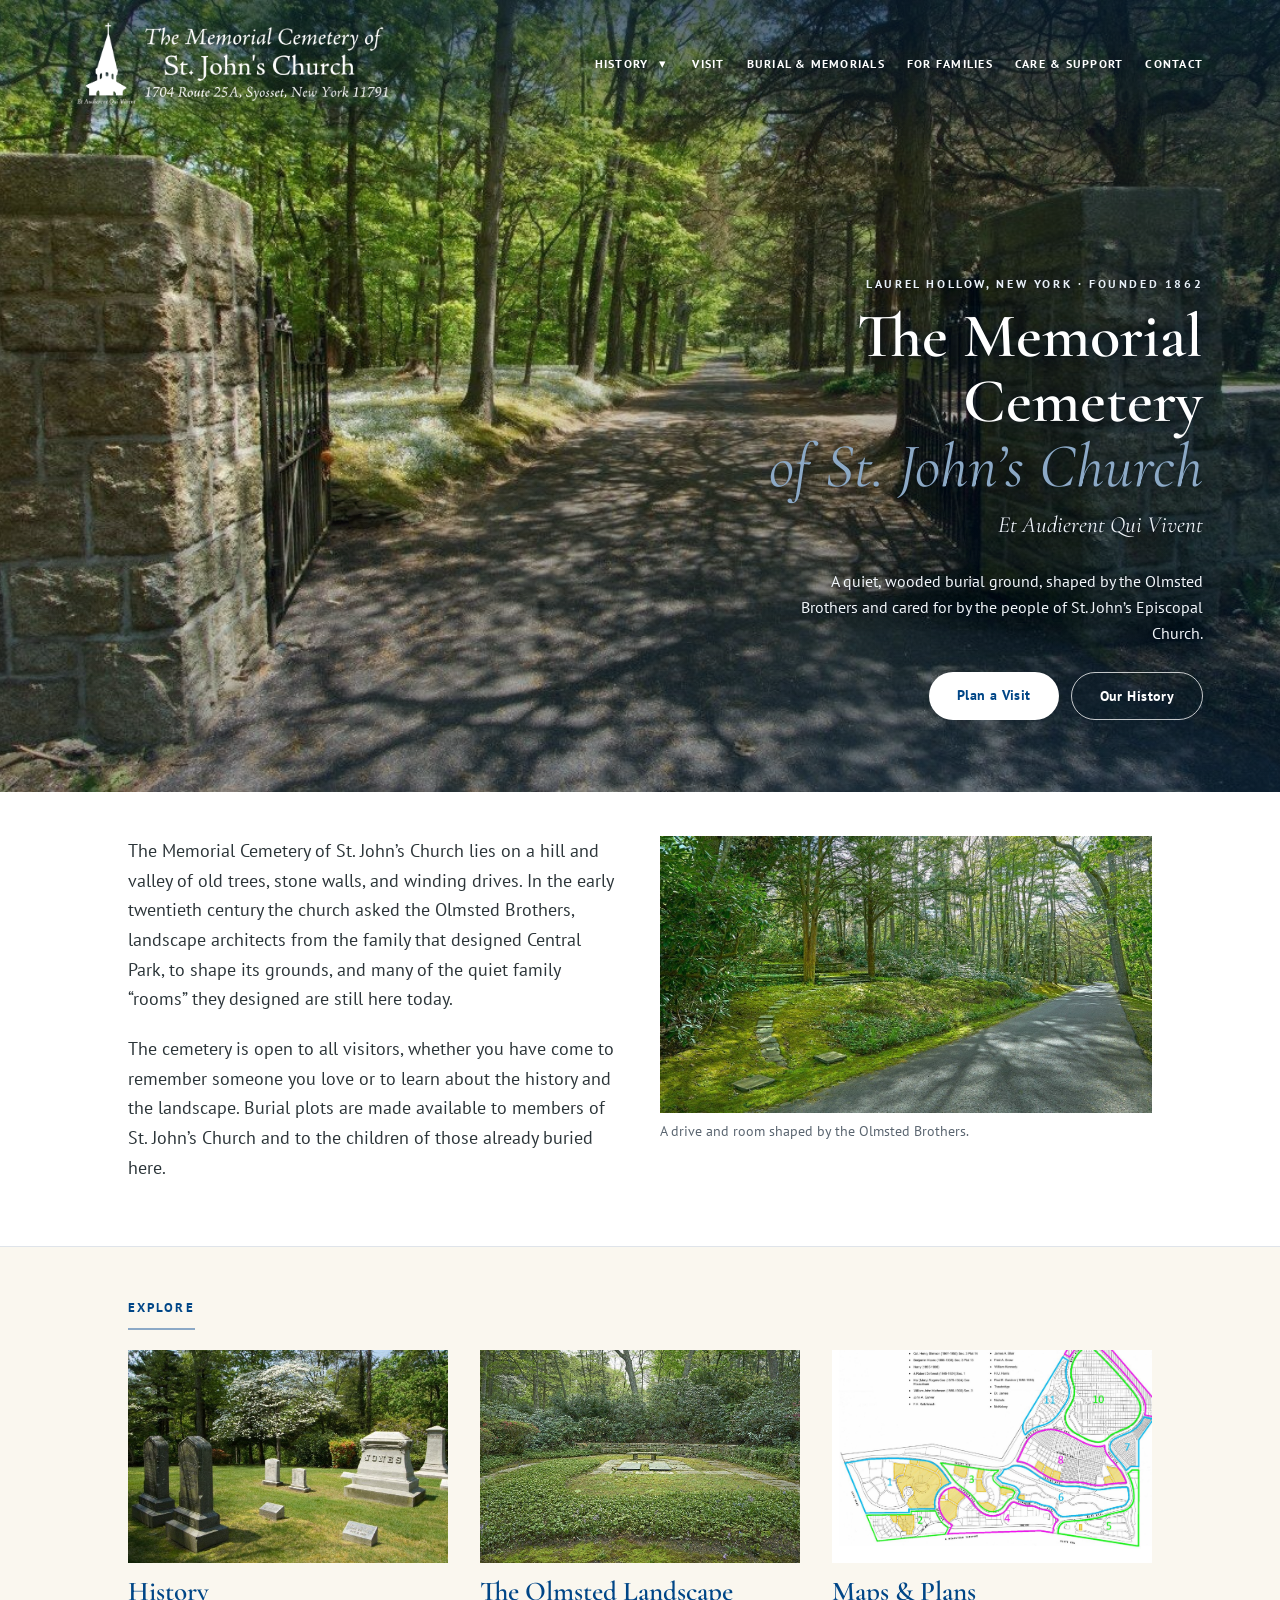
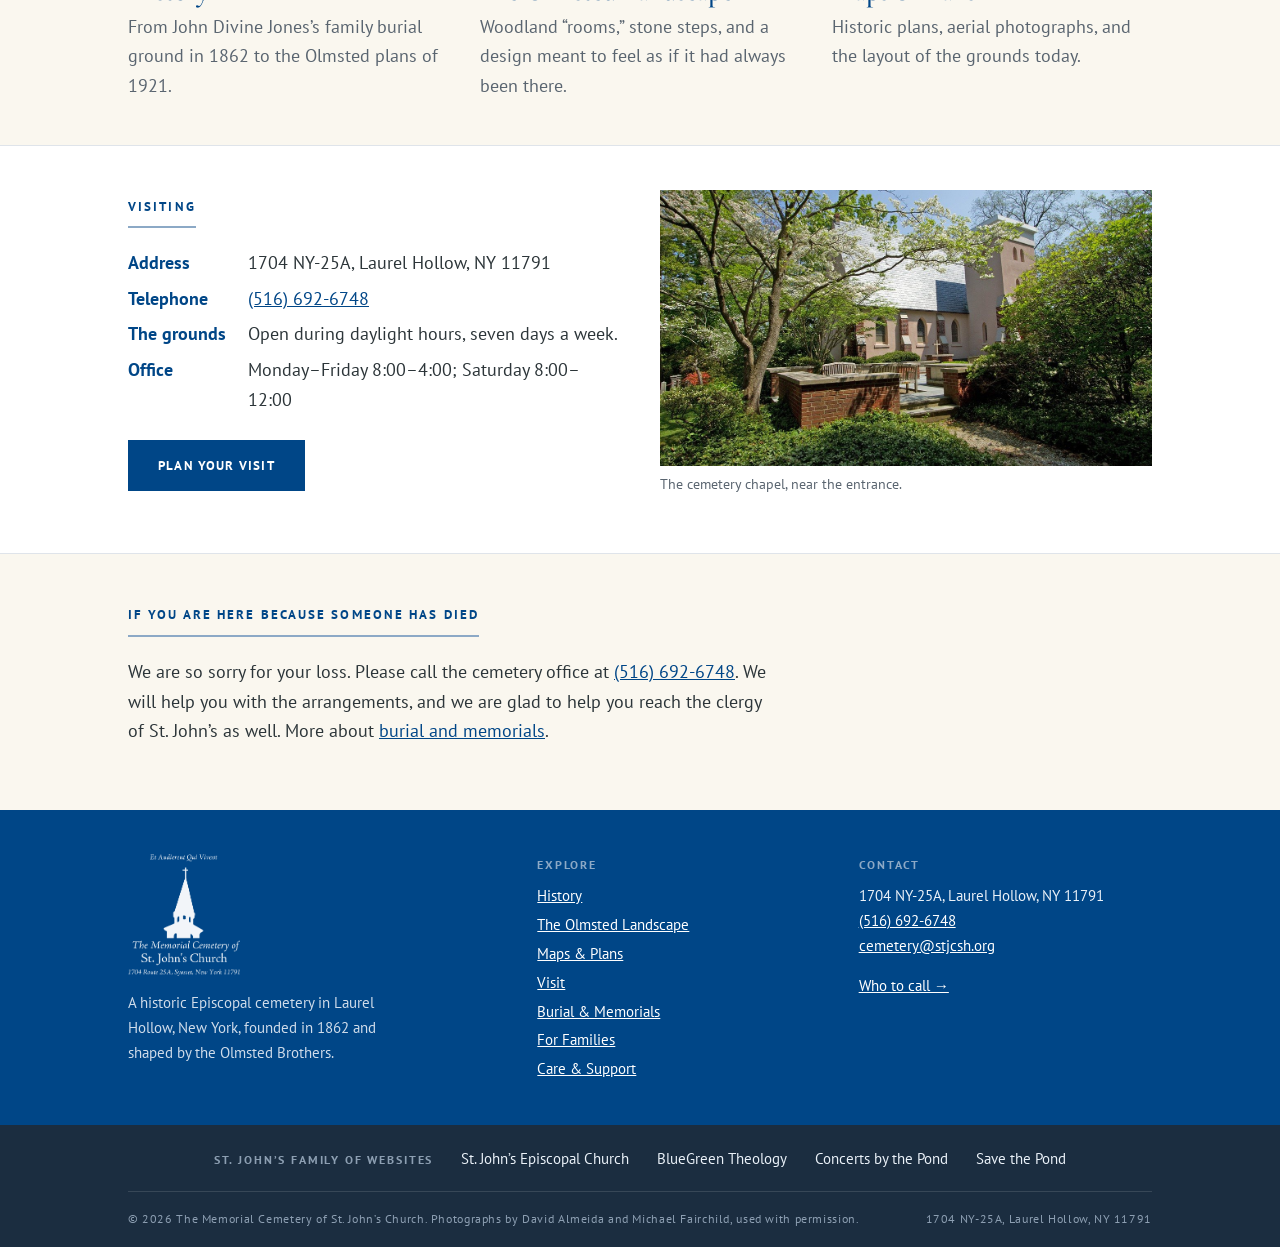
<file: index.html>
<!DOCTYPE html>
<html lang="en">
<head>
<meta charset="utf-8">
<meta name="viewport" content="width=device-width,initial-scale=1">
<title>The Memorial Cemetery of St. John’s Church</title>
<meta name="description" content="A historic Episcopal cemetery in Laurel Hollow, New York, founded in 1862, with landscape design by the Olmsted Brothers. Visiting, history, maps, and burial information.">
<link rel="canonical" href="https://cemetery.stjcsh.org/">
<meta property="og:type" content="website">
<meta property="og:site_name" content="The Memorial Cemetery of St. John’s Church">
<meta property="og:title" content="The Memorial Cemetery of St. John’s Church">
<meta property="og:description" content="A historic Episcopal cemetery in Laurel Hollow, New York, founded in 1862, with landscape design by the Olmsted Brothers. Visiting, history, maps, and burial information.">
<meta property="og:url" content="https://cemetery.stjcsh.org/">
<meta property="og:image" content="https://cemetery.stjcsh.org/assets/og-image.jpg">
<meta property="og:image:width" content="1200"><meta property="og:image:height" content="630">
<meta name="twitter:card" content="summary_large_image">
<link rel="icon" href="/favicon.ico" sizes="any">
<link rel="icon" type="image/png" sizes="32x32" href="/assets/favicon-32.png">
<link rel="icon" type="image/png" sizes="16x16" href="/assets/favicon-16.png">
<link rel="apple-touch-icon" href="/assets/apple-touch-icon.png">
<meta name="theme-color" content="#004687">
<link rel="preconnect" href="https://fonts.googleapis.com">
<link rel="preconnect" href="https://fonts.gstatic.com" crossorigin>
<link href="https://fonts.googleapis.com/css2?family=Cormorant+Garamond:ital,wght@0,400;0,600;0,700;1,400;1,600&family=PT+Sans:wght@400;700&display=swap" rel="stylesheet">
<link rel="stylesheet" href="/assets/site.css">
<script type="application/ld+json">
{
  "@context": "https://schema.org",
  "@type": "Cemetery",
  "name": "Memorial Cemetery of St. John's Church",
  "description": "A historic Episcopal cemetery in Laurel Hollow, New York, founded in 1862 and shaped by the Olmsted Brothers.",
  "url": "https://cemetery.stjcsh.org/",
  "telephone": "+1-516-692-6748",
  "address": {"@type": "PostalAddress", "streetAddress": "1704 NY-25A", "addressLocality": "Laurel Hollow", "addressRegion": "NY", "postalCode": "11791", "addressCountry": "US"}
}
</script>
</head>
<body>
<a class="skip" href="#main">Skip to content</a>
<header class="siteheader"><div class="masthead"><div class="wrap">
<a class="brand" href="/"><img src="/assets/logo-white.png" width="1632" height="441" alt="The Memorial Cemetery of St. John’s Church, Laurel Hollow, New York"></a>
<button type="button" class="menu-toggle" aria-expanded="false" aria-controls="site-nav">Menu</button>
<nav id="site-nav" aria-label="Main"><ul>
<li class="has-dropdown">
<a href="/history/">History</a>
<button type="button" class="dropdown-toggle" aria-expanded="false" aria-controls="history-menu" aria-label="Open History submenu"><span aria-hidden="true">&#9662;</span></button>
<ul class="dropdown" id="history-menu">
<li><a href="/history/">History of the Cemetery</a></li>
<li><a href="/olmsted-landscape/">The Olmsted Landscape</a></li>
<li><a href="/maps/">Maps &amp; Plans</a></li>
</ul></li>
<li><a href="/visit/">Visit</a></li>
<li><a href="/burial/">Burial &amp; Memorials</a></li>
<li><a href="/families/">For Families</a></li>
<li><a href="/care/">Care &amp; Support</a></li>
<li><a href="/contact/">Contact</a></li>
</ul></nav>
</div></div></header>
<div class="hero" style="background-image:url(/assets/img/gate.jpg)"><div class="wrap"><div class="hero-block"><p class="eyebrow">Laurel Hollow, New York &middot; Founded 1862</p><h1>The Memorial Cemetery <em>of St.&nbsp;John&rsquo;s Church</em></h1><p class="motto">Et Audierent Qui Vivent</p><p class="hero-lede">A quiet, wooded burial ground, shaped by the Olmsted Brothers and cared for by the people of St.&nbsp;John&rsquo;s Episcopal Church.</p><div class="hero-actions"><a class="pill solid" href="/visit/">Plan a Visit</a><a class="pill ghost" href="/history/">Our History</a></div></div></div></div>
<main id="main">

<section><div class="wrap"><div class="split">
<div class="prose">
<p>The Memorial Cemetery of St. John&rsquo;s Church lies on a hill and valley of old trees, stone walls, and winding drives. In the early twentieth century the church asked the Olmsted Brothers, landscape architects from the family that designed Central Park, to shape its grounds, and many of the quiet family &ldquo;rooms&rdquo; they designed are still here today.</p>
<p>The cemetery is open to all visitors, whether you have come to remember someone you love or to learn about the history and the landscape. Burial plots are made available to members of St.&nbsp;John&rsquo;s Church and to the children of those already buried here.</p>
</div>
<figure><img src="/assets/img/olmsted-room-drive.jpg" alt="A winding drive and stone-edged room designed by the Olmsted Brothers" loading="lazy"><figcaption>A drive and room shaped by the Olmsted Brothers.</figcaption></figure>
</div></div></section>

<section class="warm"><div class="wrap">
<h2>Explore</h2>
<div class="grid">
<div class="card"><a class="card-link" href="/history/"><img src="/assets/img/jones-monuments.jpg" alt="Jones family monuments beneath a flowering dogwood" loading="lazy"><p class="k">History</p><p>From John Divine Jones&rsquo;s family burial ground in 1862 to the Olmsted plans of 1921.</p></a></div>
<div class="card"><a class="card-link" href="/olmsted-landscape/"><img src="/assets/img/bench-room.jpg" alt="A stone-walled Olmsted room with a bench and slate markers" loading="lazy"><p class="k">The Olmsted Landscape</p><p>Woodland &ldquo;rooms,&rdquo; stone steps, and a design meant to feel as if it had always been there.</p></a></div>
<div class="card"><a class="card-link" href="/maps/"><img src="/assets/maps/zones-olmsted-rooms.jpg" alt="Plan of the cemetery showing its eleven zones and Olmsted rooms" loading="lazy" style="object-position:25% 85%"><p class="k">Maps &amp; Plans</p><p>Historic plans, aerial photographs, and the layout of the grounds today.</p></a></div>
</div></div></section>

<section><div class="wrap">
<div class="split">
<div>
<h2>Visiting</h2>
<dl class="facts">
<dt>Address</dt><dd>1704 NY-25A, Laurel Hollow, NY 11791</dd>
<dt>Telephone</dt><dd><a href="tel:+15166926748">(516) 692-6748</a></dd>
<dt>The grounds</dt><dd>Open during daylight hours, seven days a week.</dd>
<dt>Office</dt><dd>Monday&ndash;Friday 8:00&ndash;4:00; Saturday 8:00&ndash;12:00</dd>
</dl>
<p style="margin-top:1.4em"><a class="button" href="/visit/">Plan your visit</a></p>
</div>
<figure><img src="/assets/img/chapel.jpg" alt="The cemetery chapel among flowering dogwoods" loading="lazy"><figcaption>The cemetery chapel, near the entrance.</figcaption></figure>
</div></div></section>

<section class="warm"><div class="wrap">
<div class="prose">
<h2>If you are here because someone has died</h2>
<p>We are so sorry for your loss. Please call the cemetery office at <a href="tel:+15166926748">(516) 692-6748</a>. We will help you with the arrangements, and we are glad to help you reach the clergy of St.&nbsp;John&rsquo;s as well. More about <a href="/burial/">burial and memorials</a>.</p>
</div></div></section>

</main>
<footer><div class="wrap">
<div class="cols">
<div class="fbrand"><img src="/assets/logo-stacked-white.png" width="550" height="600" alt="The Memorial Cemetery of St. John’s Church" loading="lazy">
<p>A historic Episcopal cemetery in Laurel Hollow, New York, founded in 1862 and shaped by the Olmsted Brothers.</p></div>
<div><h4>Explore</h4><ul>
<li><a href="/history/">History</a></li><li><a href="/olmsted-landscape/">The Olmsted Landscape</a></li><li><a href="/maps/">Maps &amp; Plans</a></li>
<li><a href="/visit/">Visit</a></li><li><a href="/burial/">Burial &amp; Memorials</a></li><li><a href="/families/">For Families</a></li><li><a href="/care/">Care &amp; Support</a></li></ul></div>
<div><h4>Contact</h4><p>1704 NY-25A, Laurel Hollow, NY 11791<br><a href="tel:+15166926748">(516) 692-6748</a><br><a href="mailto:cemetery@stjcsh.org">cemetery@stjcsh.org</a></p>
<p style="margin-top:1em"><a href="/contact/">Who to call &rarr;</a></p></div>
</div></div>
<div class="family"><div class="wrap">
<div class="row"><span class="lbl">St. John&rsquo;s Family of Websites</span>
<a href="https://stjcsh.org">St. John&rsquo;s Episcopal Church</a>
<a href="https://bluegreentheology.org">BlueGreen Theology</a>
<a href="https://concertsbythepond.org">Concerts by the Pond</a>
<a href="https://save-the-pond.org">Save the Pond</a></div>
<div class="fine"><span>&copy; 2026 The Memorial Cemetery of St. John&rsquo;s Church. Photographs by David Almeida and Michael Fairchild, used with permission.</span><span>1704 NY-25A, Laurel Hollow, NY 11791</span></div>
</div></div></footer>
<script src="/assets/nav.js"></script>
</body>
</html>
</file>
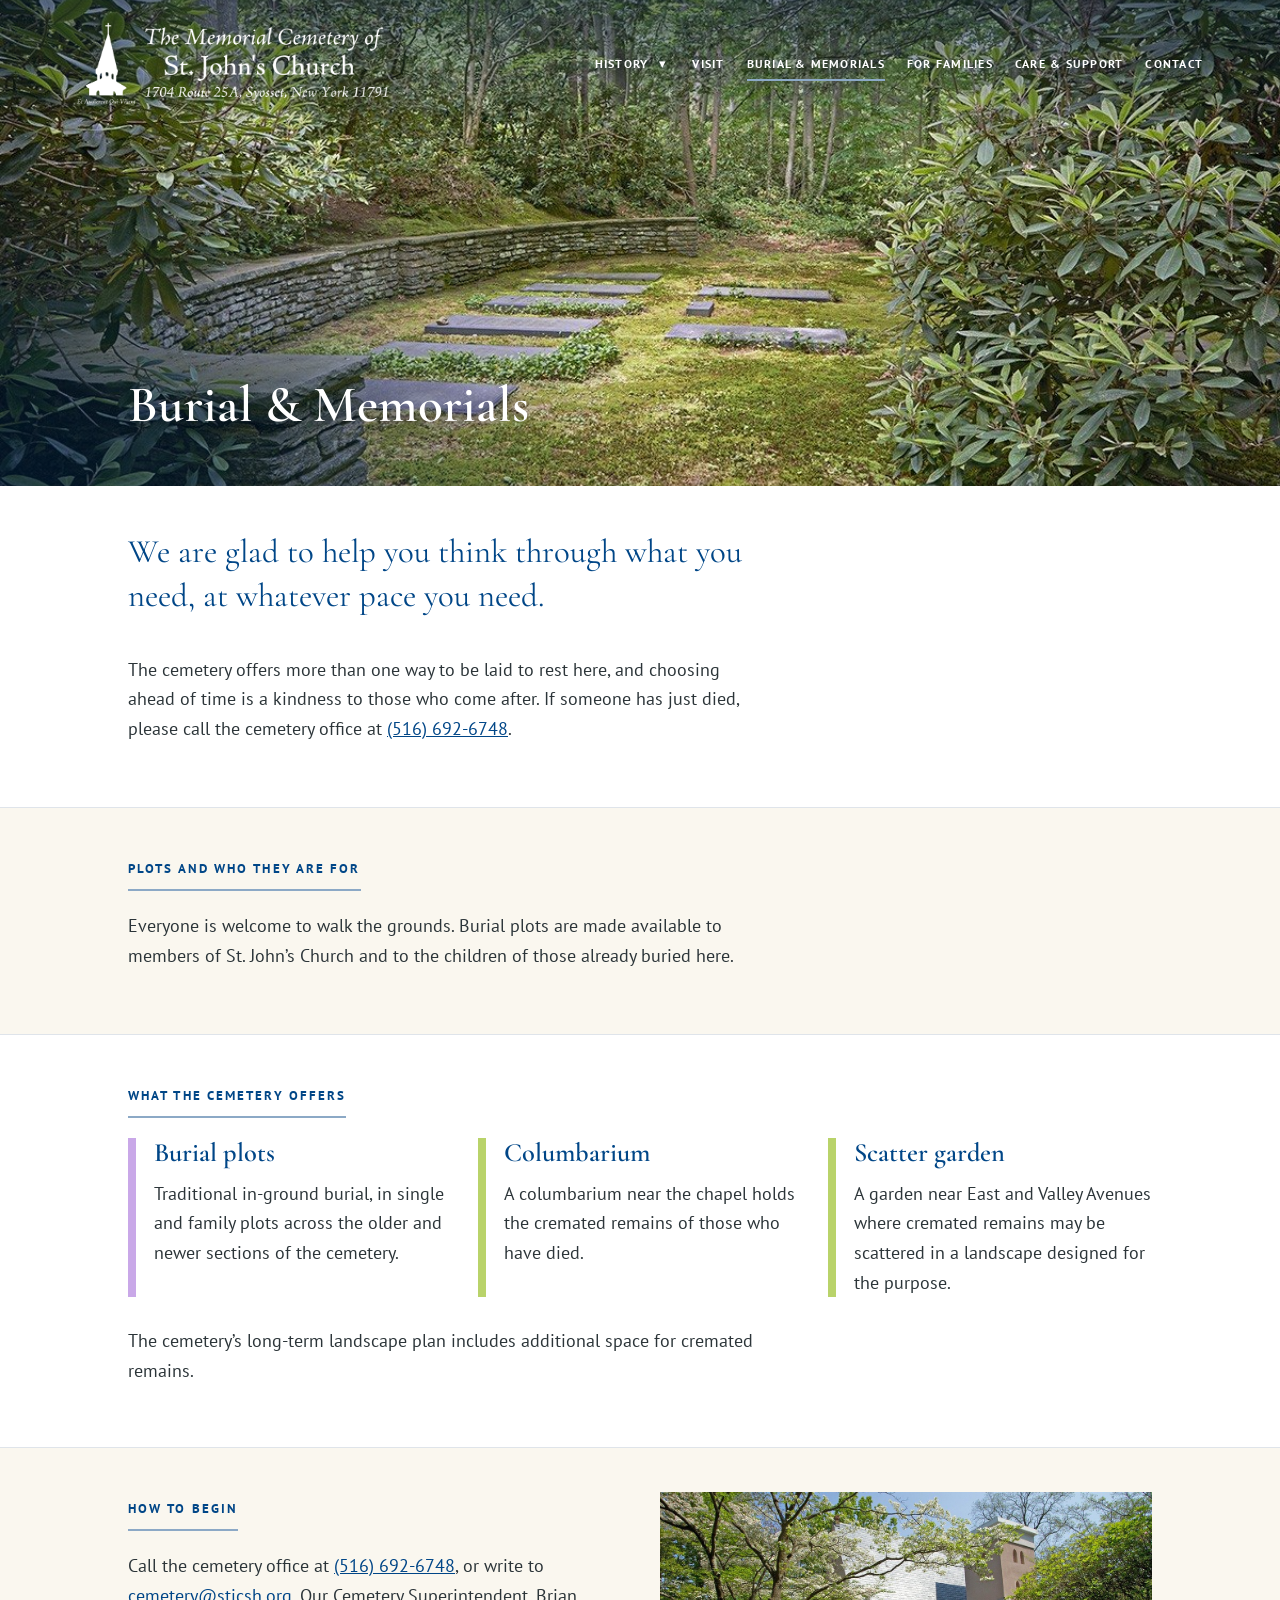
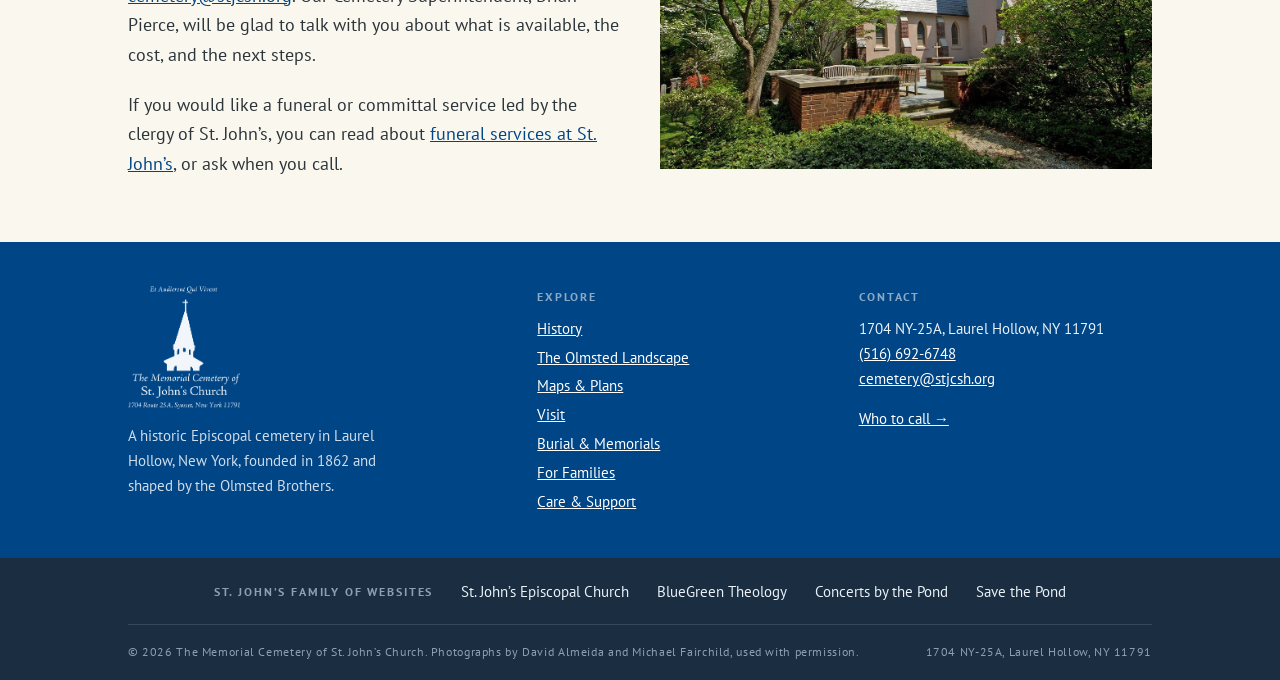
<file: burial/index.html>
<!DOCTYPE html>
<html lang="en">
<head>
<meta charset="utf-8">
<meta name="viewport" content="width=device-width,initial-scale=1">
<title>Burial &amp; Memorials — The Memorial Cemetery of St. John’s Church</title>
<meta name="description" content="Burial plots, the columbarium, and the scatter garden at the Memorial Cemetery of St. John&#x27;s Church, and how to begin.">
<link rel="canonical" href="https://cemetery.stjcsh.org/burial/">
<meta property="og:type" content="website">
<meta property="og:site_name" content="The Memorial Cemetery of St. John’s Church">
<meta property="og:title" content="Burial &amp; Memorials — The Memorial Cemetery of St. John’s Church">
<meta property="og:description" content="Burial plots, the columbarium, and the scatter garden at the Memorial Cemetery of St. John&#x27;s Church, and how to begin.">
<meta property="og:url" content="https://cemetery.stjcsh.org/burial/">
<meta property="og:image" content="https://cemetery.stjcsh.org/assets/og-image.jpg">
<meta property="og:image:width" content="1200"><meta property="og:image:height" content="630">
<meta name="twitter:card" content="summary_large_image">
<link rel="icon" href="/favicon.ico" sizes="any">
<link rel="icon" type="image/png" sizes="32x32" href="/assets/favicon-32.png">
<link rel="icon" type="image/png" sizes="16x16" href="/assets/favicon-16.png">
<link rel="apple-touch-icon" href="/assets/apple-touch-icon.png">
<meta name="theme-color" content="#004687">
<link rel="preconnect" href="https://fonts.googleapis.com">
<link rel="preconnect" href="https://fonts.gstatic.com" crossorigin>
<link href="https://fonts.googleapis.com/css2?family=Cormorant+Garamond:ital,wght@0,400;0,600;0,700;1,400;1,600&family=PT+Sans:wght@400;700&display=swap" rel="stylesheet">
<link rel="stylesheet" href="/assets/site.css">

</head>
<body>
<a class="skip" href="#main">Skip to content</a>
<header class="siteheader"><div class="masthead"><div class="wrap">
<a class="brand" href="/"><img src="/assets/logo-white.png" width="1632" height="441" alt="The Memorial Cemetery of St. John’s Church, Laurel Hollow, New York"></a>
<button type="button" class="menu-toggle" aria-expanded="false" aria-controls="site-nav">Menu</button>
<nav id="site-nav" aria-label="Main"><ul>
<li class="has-dropdown">
<a href="/history/">History</a>
<button type="button" class="dropdown-toggle" aria-expanded="false" aria-controls="history-menu" aria-label="Open History submenu"><span aria-hidden="true">&#9662;</span></button>
<ul class="dropdown" id="history-menu">
<li><a href="/history/">History of the Cemetery</a></li>
<li><a href="/olmsted-landscape/">The Olmsted Landscape</a></li>
<li><a href="/maps/">Maps &amp; Plans</a></li>
</ul></li>
<li><a href="/visit/">Visit</a></li>
<li><a href="/burial/" aria-current="page">Burial &amp; Memorials</a></li>
<li><a href="/families/">For Families</a></li>
<li><a href="/care/">Care &amp; Support</a></li>
<li><a href="/contact/">Contact</a></li>
</ul></nav>
</div></div></header>
<div class="hero subhero" style="background-image:url(/assets/img/slate-markers.jpg)"><div class="wrap"><h1>Burial &amp; Memorials</h1></div></div>
<main id="main">

<section><div class="wrap"><div class="prose">
<p class="lede" style="max-width:none">We are glad to help you think through what you need, at whatever pace you need.</p>
<p style="margin-top:1.2em">The cemetery offers more than one way to be laid to rest here, and choosing ahead of time is a kindness to those who come after. If someone has just died, please call the cemetery office at <a href="tel:+15166926748">(516) 692-6748</a>.</p>
</div></div></section>

<section class="warm"><div class="wrap"><div class="prose">
<h2>Plots and who they are for</h2>
<p>Everyone is welcome to walk the grounds. Burial plots are made available to members of St.&nbsp;John&rsquo;s Church and to the children of those already buried here.</p>
</div></div></section>

<section><div class="wrap">
<h2>What the cemetery offers</h2>
<div class="areas">
<div class="area a4"><h3>Burial plots</h3><p>Traditional in-ground burial, in single and family plots across the older and newer sections of the cemetery.</p></div>
<div class="area a3"><h3>Columbarium</h3><p>A columbarium near the chapel holds the cremated remains of those who have died.</p></div>
<div class="area a3"><h3>Scatter garden</h3><p>A garden near East and Valley Avenues where cremated remains may be scattered in a landscape designed for the purpose.</p></div>
</div>
<p class="prose" style="margin-top:1.6em;max-width:64ch">The cemetery&rsquo;s long-term landscape plan includes additional space for cremated remains.</p>
</div></section>

<section class="warm"><div class="wrap"><div class="split">
<div class="prose">
<h2>How to begin</h2>
<p>Call the cemetery office at <a href="tel:+15166926748">(516) 692-6748</a>, or write to <a href="mailto:cemetery@stjcsh.org">cemetery@stjcsh.org</a>. Our Cemetery Superintendent, Brian Pierce, will be glad to talk with you about what is available, the cost, and the next steps.</p>
<p>If you would like a funeral or committal service led by the clergy of St.&nbsp;John&rsquo;s, you can read about <a href="https://stjcsh.org/worship/funeral-services/">funeral services at St. John&rsquo;s</a>, or ask when you call.</p>
</div>
<figure><img src="/assets/img/chapel.jpg" alt="The cemetery chapel among flowering dogwoods" loading="lazy"></figure>
</div></div></section>

</main>
<footer><div class="wrap">
<div class="cols">
<div class="fbrand"><img src="/assets/logo-stacked-white.png" width="550" height="600" alt="The Memorial Cemetery of St. John’s Church" loading="lazy">
<p>A historic Episcopal cemetery in Laurel Hollow, New York, founded in 1862 and shaped by the Olmsted Brothers.</p></div>
<div><h4>Explore</h4><ul>
<li><a href="/history/">History</a></li><li><a href="/olmsted-landscape/">The Olmsted Landscape</a></li><li><a href="/maps/">Maps &amp; Plans</a></li>
<li><a href="/visit/">Visit</a></li><li><a href="/burial/">Burial &amp; Memorials</a></li><li><a href="/families/">For Families</a></li><li><a href="/care/">Care &amp; Support</a></li></ul></div>
<div><h4>Contact</h4><p>1704 NY-25A, Laurel Hollow, NY 11791<br><a href="tel:+15166926748">(516) 692-6748</a><br><a href="mailto:cemetery@stjcsh.org">cemetery@stjcsh.org</a></p>
<p style="margin-top:1em"><a href="/contact/">Who to call &rarr;</a></p></div>
</div></div>
<div class="family"><div class="wrap">
<div class="row"><span class="lbl">St. John&rsquo;s Family of Websites</span>
<a href="https://stjcsh.org">St. John&rsquo;s Episcopal Church</a>
<a href="https://bluegreentheology.org">BlueGreen Theology</a>
<a href="https://concertsbythepond.org">Concerts by the Pond</a>
<a href="https://save-the-pond.org">Save the Pond</a></div>
<div class="fine"><span>&copy; 2026 The Memorial Cemetery of St. John&rsquo;s Church. Photographs by David Almeida and Michael Fairchild, used with permission.</span><span>1704 NY-25A, Laurel Hollow, NY 11791</span></div>
</div></div></footer>
<script src="/assets/nav.js"></script>
</body>
</html>
</file>
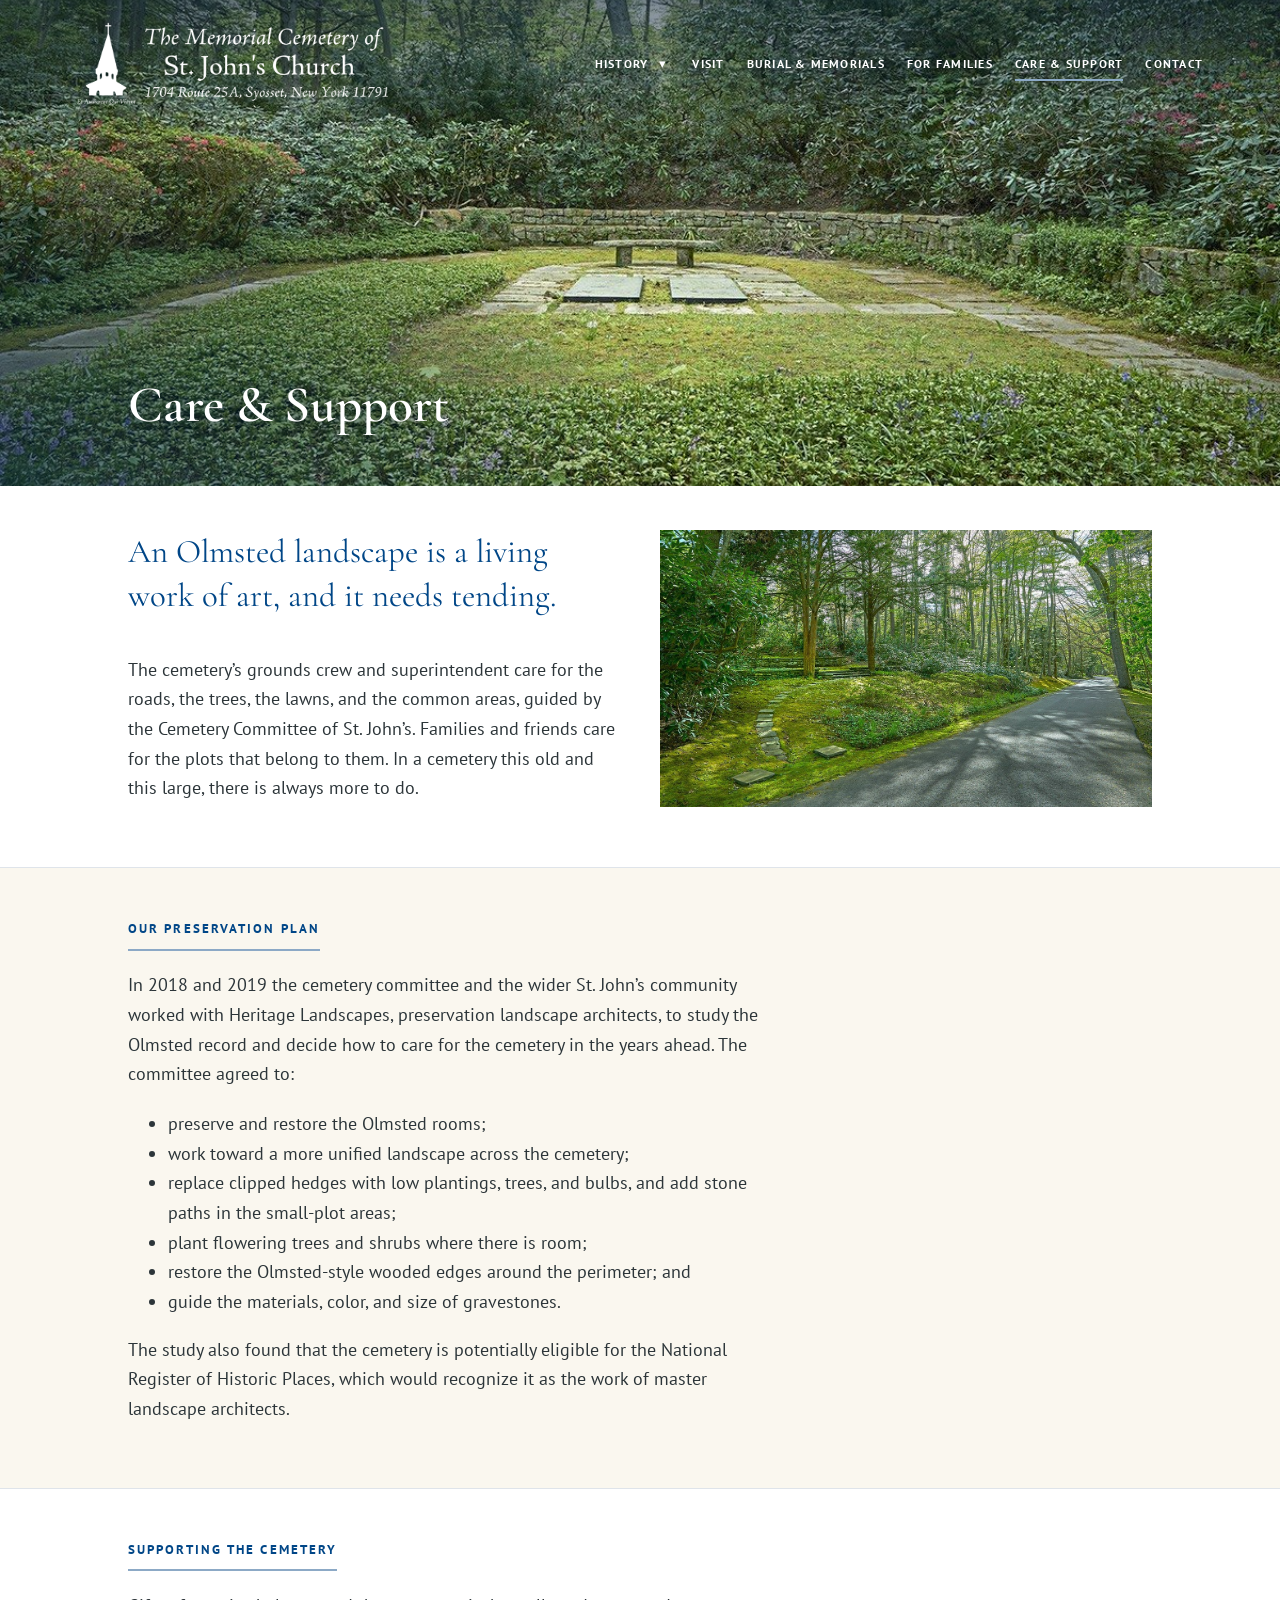
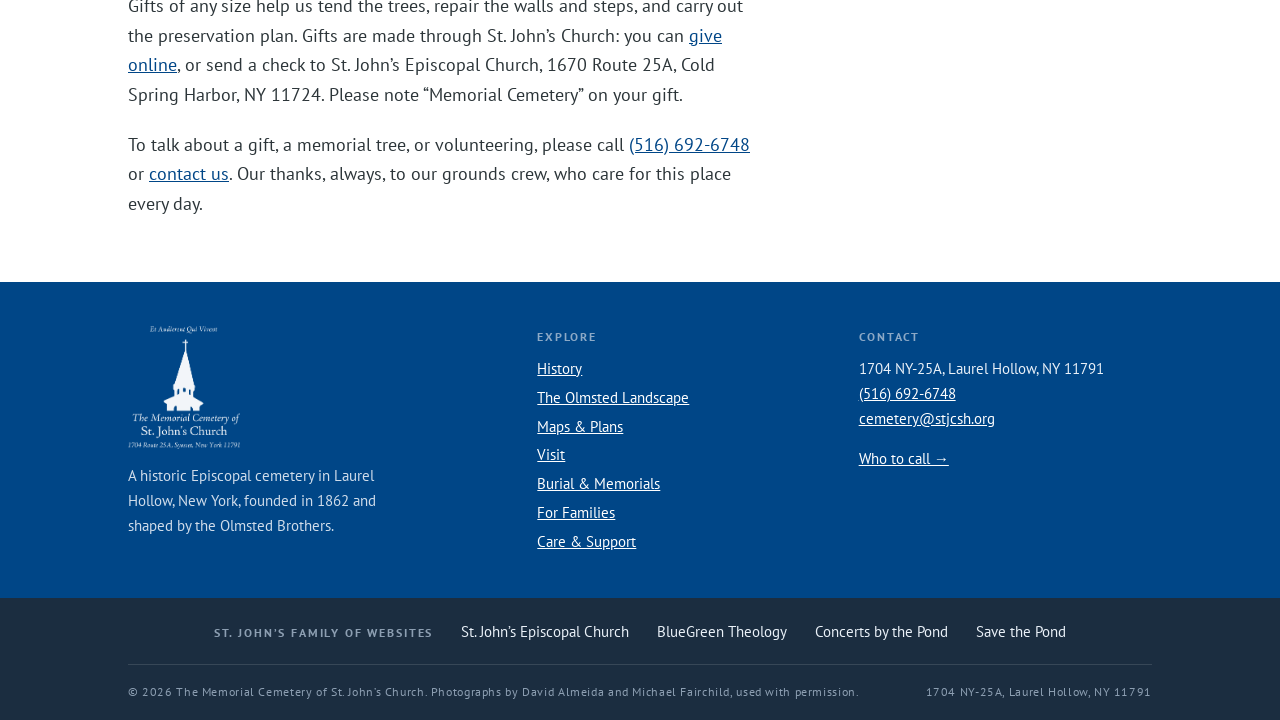
<file: care/index.html>
<!DOCTYPE html>
<html lang="en">
<head>
<meta charset="utf-8">
<meta name="viewport" content="width=device-width,initial-scale=1">
<title>Care &amp; Support — The Memorial Cemetery of St. John’s Church</title>
<meta name="description" content="How the Olmsted landscape of the Memorial Cemetery of St. John&#x27;s Church is cared for, the preservation plan, and how to support the work.">
<link rel="canonical" href="https://cemetery.stjcsh.org/care/">
<meta property="og:type" content="website">
<meta property="og:site_name" content="The Memorial Cemetery of St. John’s Church">
<meta property="og:title" content="Care &amp; Support — The Memorial Cemetery of St. John’s Church">
<meta property="og:description" content="How the Olmsted landscape of the Memorial Cemetery of St. John&#x27;s Church is cared for, the preservation plan, and how to support the work.">
<meta property="og:url" content="https://cemetery.stjcsh.org/care/">
<meta property="og:image" content="https://cemetery.stjcsh.org/assets/og-image.jpg">
<meta property="og:image:width" content="1200"><meta property="og:image:height" content="630">
<meta name="twitter:card" content="summary_large_image">
<link rel="icon" href="/favicon.ico" sizes="any">
<link rel="icon" type="image/png" sizes="32x32" href="/assets/favicon-32.png">
<link rel="icon" type="image/png" sizes="16x16" href="/assets/favicon-16.png">
<link rel="apple-touch-icon" href="/assets/apple-touch-icon.png">
<meta name="theme-color" content="#004687">
<link rel="preconnect" href="https://fonts.googleapis.com">
<link rel="preconnect" href="https://fonts.gstatic.com" crossorigin>
<link href="https://fonts.googleapis.com/css2?family=Cormorant+Garamond:ital,wght@0,400;0,600;0,700;1,400;1,600&family=PT+Sans:wght@400;700&display=swap" rel="stylesheet">
<link rel="stylesheet" href="/assets/site.css">

</head>
<body>
<a class="skip" href="#main">Skip to content</a>
<header class="siteheader"><div class="masthead"><div class="wrap">
<a class="brand" href="/"><img src="/assets/logo-white.png" width="1632" height="441" alt="The Memorial Cemetery of St. John’s Church, Laurel Hollow, New York"></a>
<button type="button" class="menu-toggle" aria-expanded="false" aria-controls="site-nav">Menu</button>
<nav id="site-nav" aria-label="Main"><ul>
<li class="has-dropdown">
<a href="/history/">History</a>
<button type="button" class="dropdown-toggle" aria-expanded="false" aria-controls="history-menu" aria-label="Open History submenu"><span aria-hidden="true">&#9662;</span></button>
<ul class="dropdown" id="history-menu">
<li><a href="/history/">History of the Cemetery</a></li>
<li><a href="/olmsted-landscape/">The Olmsted Landscape</a></li>
<li><a href="/maps/">Maps &amp; Plans</a></li>
</ul></li>
<li><a href="/visit/">Visit</a></li>
<li><a href="/burial/">Burial &amp; Memorials</a></li>
<li><a href="/families/">For Families</a></li>
<li><a href="/care/" aria-current="page">Care &amp; Support</a></li>
<li><a href="/contact/">Contact</a></li>
</ul></nav>
</div></div></header>
<div class="hero subhero" style="background-image:url(/assets/img/bench-room.jpg)"><div class="wrap"><h1>Care &amp; Support</h1></div></div>
<main id="main">

<section><div class="wrap"><div class="split">
<div class="prose">
<p class="lede" style="max-width:none">An Olmsted landscape is a living work of art, and it needs tending.</p>
<p style="margin-top:1.2em">The cemetery&rsquo;s grounds crew and superintendent care for the roads, the trees, the lawns, and the common areas, guided by the Cemetery Committee of St.&nbsp;John&rsquo;s. Families and friends care for the plots that belong to them. In a cemetery this old and this large, there is always more to do.</p>
</div>
<figure><img src="/assets/img/olmsted-room-drive.jpg" alt="A moss-covered Olmsted room with stone steps beside a cemetery drive" loading="lazy"></figure>
</div></div></section>

<section class="warm"><div class="wrap"><div class="prose">
<h2>Our preservation plan</h2>
<p>In 2018 and 2019 the cemetery committee and the wider St.&nbsp;John&rsquo;s community worked with Heritage Landscapes, preservation landscape architects, to study the Olmsted record and decide how to care for the cemetery in the years ahead. The committee agreed to:</p>
<ul>
<li>preserve and restore the Olmsted rooms;</li>
<li>work toward a more unified landscape across the cemetery;</li>
<li>replace clipped hedges with low plantings, trees, and bulbs, and add stone paths in the small-plot areas;</li>
<li>plant flowering trees and shrubs where there is room;</li>
<li>restore the Olmsted-style wooded edges around the perimeter; and</li>
<li>guide the materials, color, and size of gravestones.</li>
</ul>
<p>The study also found that the cemetery is potentially eligible for the National Register of Historic Places, which would recognize it as the work of master landscape architects.</p>
</div></div></section>

<section><div class="wrap"><div class="prose">
<h2>Supporting the cemetery</h2>
<p>Gifts of any size help us tend the trees, repair the walls and steps, and carry out the preservation plan. Gifts are made through St.&nbsp;John&rsquo;s Church: you can <a href="https://stjcsh.org/give/">give online</a>, or send a check to St.&nbsp;John&rsquo;s Episcopal Church, 1670 Route&nbsp;25A, Cold Spring Harbor, NY&nbsp;11724. Please note &ldquo;Memorial Cemetery&rdquo; on your gift.</p>
<p>To talk about a gift, a memorial tree, or volunteering, please call <a href="tel:+15166926748">(516) 692-6748</a> or <a href="/contact/">contact us</a>. Our thanks, always, to our grounds crew, who care for this place every day.</p>
</div></div></section>

</main>
<footer><div class="wrap">
<div class="cols">
<div class="fbrand"><img src="/assets/logo-stacked-white.png" width="550" height="600" alt="The Memorial Cemetery of St. John’s Church" loading="lazy">
<p>A historic Episcopal cemetery in Laurel Hollow, New York, founded in 1862 and shaped by the Olmsted Brothers.</p></div>
<div><h4>Explore</h4><ul>
<li><a href="/history/">History</a></li><li><a href="/olmsted-landscape/">The Olmsted Landscape</a></li><li><a href="/maps/">Maps &amp; Plans</a></li>
<li><a href="/visit/">Visit</a></li><li><a href="/burial/">Burial &amp; Memorials</a></li><li><a href="/families/">For Families</a></li><li><a href="/care/">Care &amp; Support</a></li></ul></div>
<div><h4>Contact</h4><p>1704 NY-25A, Laurel Hollow, NY 11791<br><a href="tel:+15166926748">(516) 692-6748</a><br><a href="mailto:cemetery@stjcsh.org">cemetery@stjcsh.org</a></p>
<p style="margin-top:1em"><a href="/contact/">Who to call &rarr;</a></p></div>
</div></div>
<div class="family"><div class="wrap">
<div class="row"><span class="lbl">St. John&rsquo;s Family of Websites</span>
<a href="https://stjcsh.org">St. John&rsquo;s Episcopal Church</a>
<a href="https://bluegreentheology.org">BlueGreen Theology</a>
<a href="https://concertsbythepond.org">Concerts by the Pond</a>
<a href="https://save-the-pond.org">Save the Pond</a></div>
<div class="fine"><span>&copy; 2026 The Memorial Cemetery of St. John&rsquo;s Church. Photographs by David Almeida and Michael Fairchild, used with permission.</span><span>1704 NY-25A, Laurel Hollow, NY 11791</span></div>
</div></div></footer>
<script src="/assets/nav.js"></script>
</body>
</html>
</file>
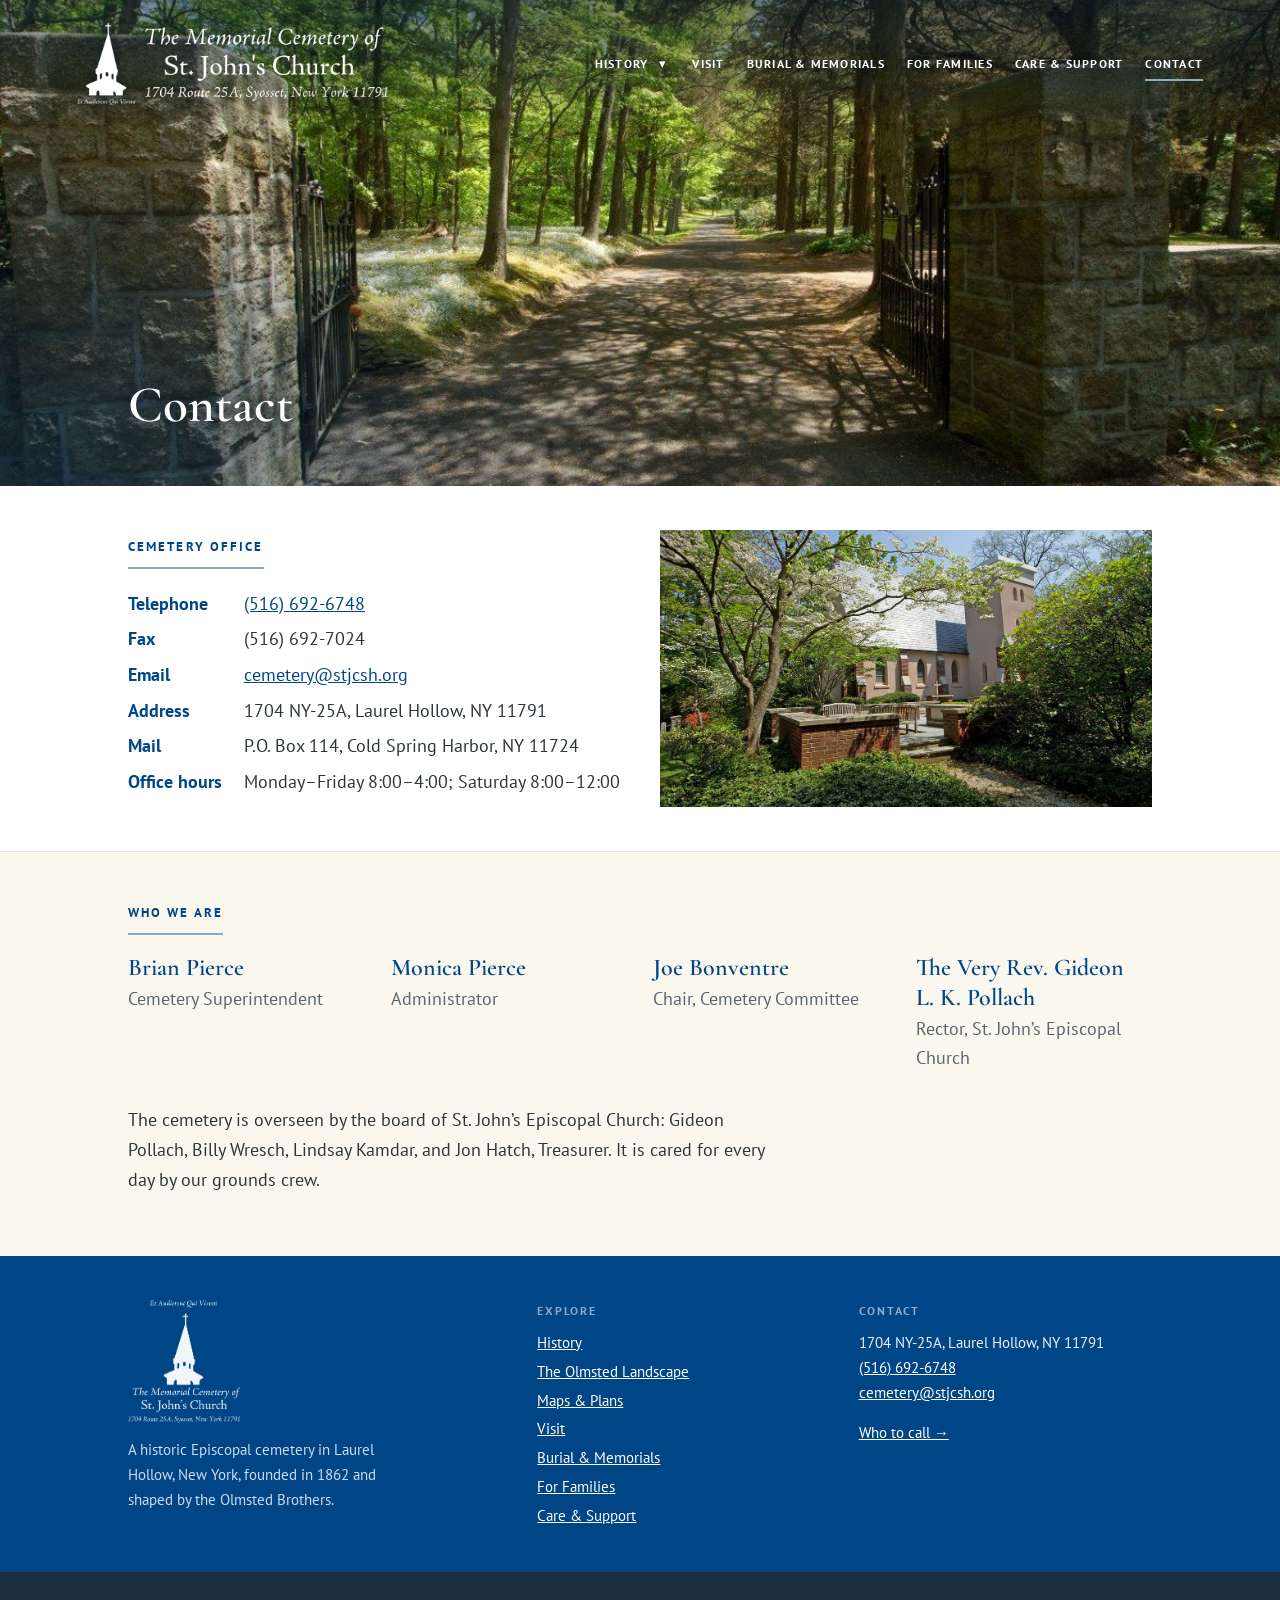
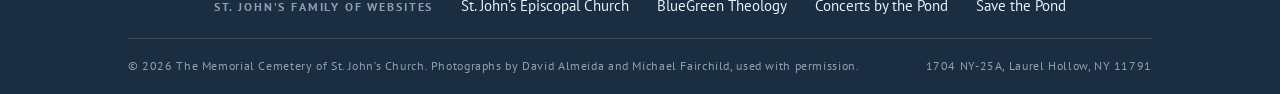
<file: contact/index.html>
<!DOCTYPE html>
<html lang="en">
<head>
<meta charset="utf-8">
<meta name="viewport" content="width=device-width,initial-scale=1">
<title>Contact — The Memorial Cemetery of St. John’s Church</title>
<meta name="description" content="Contact the Memorial Cemetery of St. John&#x27;s Church: telephone, address, and the people who care for the cemetery.">
<link rel="canonical" href="https://cemetery.stjcsh.org/contact/">
<meta property="og:type" content="website">
<meta property="og:site_name" content="The Memorial Cemetery of St. John’s Church">
<meta property="og:title" content="Contact — The Memorial Cemetery of St. John’s Church">
<meta property="og:description" content="Contact the Memorial Cemetery of St. John&#x27;s Church: telephone, address, and the people who care for the cemetery.">
<meta property="og:url" content="https://cemetery.stjcsh.org/contact/">
<meta property="og:image" content="https://cemetery.stjcsh.org/assets/og-image.jpg">
<meta property="og:image:width" content="1200"><meta property="og:image:height" content="630">
<meta name="twitter:card" content="summary_large_image">
<link rel="icon" href="/favicon.ico" sizes="any">
<link rel="icon" type="image/png" sizes="32x32" href="/assets/favicon-32.png">
<link rel="icon" type="image/png" sizes="16x16" href="/assets/favicon-16.png">
<link rel="apple-touch-icon" href="/assets/apple-touch-icon.png">
<meta name="theme-color" content="#004687">
<link rel="preconnect" href="https://fonts.googleapis.com">
<link rel="preconnect" href="https://fonts.gstatic.com" crossorigin>
<link href="https://fonts.googleapis.com/css2?family=Cormorant+Garamond:ital,wght@0,400;0,600;0,700;1,400;1,600&family=PT+Sans:wght@400;700&display=swap" rel="stylesheet">
<link rel="stylesheet" href="/assets/site.css">

</head>
<body>
<a class="skip" href="#main">Skip to content</a>
<header class="siteheader"><div class="masthead"><div class="wrap">
<a class="brand" href="/"><img src="/assets/logo-white.png" width="1632" height="441" alt="The Memorial Cemetery of St. John’s Church, Laurel Hollow, New York"></a>
<button type="button" class="menu-toggle" aria-expanded="false" aria-controls="site-nav">Menu</button>
<nav id="site-nav" aria-label="Main"><ul>
<li class="has-dropdown">
<a href="/history/">History</a>
<button type="button" class="dropdown-toggle" aria-expanded="false" aria-controls="history-menu" aria-label="Open History submenu"><span aria-hidden="true">&#9662;</span></button>
<ul class="dropdown" id="history-menu">
<li><a href="/history/">History of the Cemetery</a></li>
<li><a href="/olmsted-landscape/">The Olmsted Landscape</a></li>
<li><a href="/maps/">Maps &amp; Plans</a></li>
</ul></li>
<li><a href="/visit/">Visit</a></li>
<li><a href="/burial/">Burial &amp; Memorials</a></li>
<li><a href="/families/">For Families</a></li>
<li><a href="/care/">Care &amp; Support</a></li>
<li><a href="/contact/" aria-current="page">Contact</a></li>
</ul></nav>
</div></div></header>
<div class="hero subhero" style="background-image:url(/assets/img/gate.jpg)"><div class="wrap"><h1>Contact</h1></div></div>
<main id="main">

<section><div class="wrap"><div class="split">
<div>
<h2>Cemetery office</h2>
<dl class="facts">
<dt>Telephone</dt><dd><a href="tel:+15166926748">(516) 692-6748</a></dd>
<dt>Fax</dt><dd>(516) 692-7024</dd>
<dt>Email</dt><dd><a href="mailto:cemetery@stjcsh.org">cemetery@stjcsh.org</a></dd>
<dt>Address</dt><dd>1704 NY-25A, Laurel Hollow, NY 11791</dd>
<dt>Mail</dt><dd>P.O. Box 114, Cold Spring Harbor, NY 11724</dd>
<dt>Office hours</dt><dd>Monday&ndash;Friday 8:00&ndash;4:00; Saturday 8:00&ndash;12:00</dd>
</dl>
</div>
<figure><img src="/assets/img/chapel.jpg" alt="The cemetery chapel among flowering dogwoods" loading="lazy"></figure>
</div></div></section>

<section class="warm"><div class="wrap">
<h2>Who we are</h2>
<ul class="people">
<li><span class="nm">Brian Pierce</span><br><span class="rl">Cemetery Superintendent</span></li>
<li><span class="nm">Monica Pierce</span><br><span class="rl">Administrator</span></li>
<li><span class="nm">Joe Bonventre</span><br><span class="rl">Chair, Cemetery Committee</span></li>
<li><span class="nm">The Very Rev. Gideon L.&nbsp;K. Pollach</span><br><span class="rl">Rector, St. John&rsquo;s Episcopal Church</span></li>
</ul>
<p class="prose" style="margin-top:1.8em;max-width:64ch">The cemetery is overseen by the board of St.&nbsp;John&rsquo;s Episcopal Church: Gideon Pollach, Billy Wresch, Lindsay Kamdar, and Jon Hatch, Treasurer. It is cared for every day by our grounds crew.</p>
</div></section>

</main>
<footer><div class="wrap">
<div class="cols">
<div class="fbrand"><img src="/assets/logo-stacked-white.png" width="550" height="600" alt="The Memorial Cemetery of St. John’s Church" loading="lazy">
<p>A historic Episcopal cemetery in Laurel Hollow, New York, founded in 1862 and shaped by the Olmsted Brothers.</p></div>
<div><h4>Explore</h4><ul>
<li><a href="/history/">History</a></li><li><a href="/olmsted-landscape/">The Olmsted Landscape</a></li><li><a href="/maps/">Maps &amp; Plans</a></li>
<li><a href="/visit/">Visit</a></li><li><a href="/burial/">Burial &amp; Memorials</a></li><li><a href="/families/">For Families</a></li><li><a href="/care/">Care &amp; Support</a></li></ul></div>
<div><h4>Contact</h4><p>1704 NY-25A, Laurel Hollow, NY 11791<br><a href="tel:+15166926748">(516) 692-6748</a><br><a href="mailto:cemetery@stjcsh.org">cemetery@stjcsh.org</a></p>
<p style="margin-top:1em"><a href="/contact/">Who to call &rarr;</a></p></div>
</div></div>
<div class="family"><div class="wrap">
<div class="row"><span class="lbl">St. John&rsquo;s Family of Websites</span>
<a href="https://stjcsh.org">St. John&rsquo;s Episcopal Church</a>
<a href="https://bluegreentheology.org">BlueGreen Theology</a>
<a href="https://concertsbythepond.org">Concerts by the Pond</a>
<a href="https://save-the-pond.org">Save the Pond</a></div>
<div class="fine"><span>&copy; 2026 The Memorial Cemetery of St. John&rsquo;s Church. Photographs by David Almeida and Michael Fairchild, used with permission.</span><span>1704 NY-25A, Laurel Hollow, NY 11791</span></div>
</div></div></footer>
<script src="/assets/nav.js"></script>
</body>
</html>
</file>
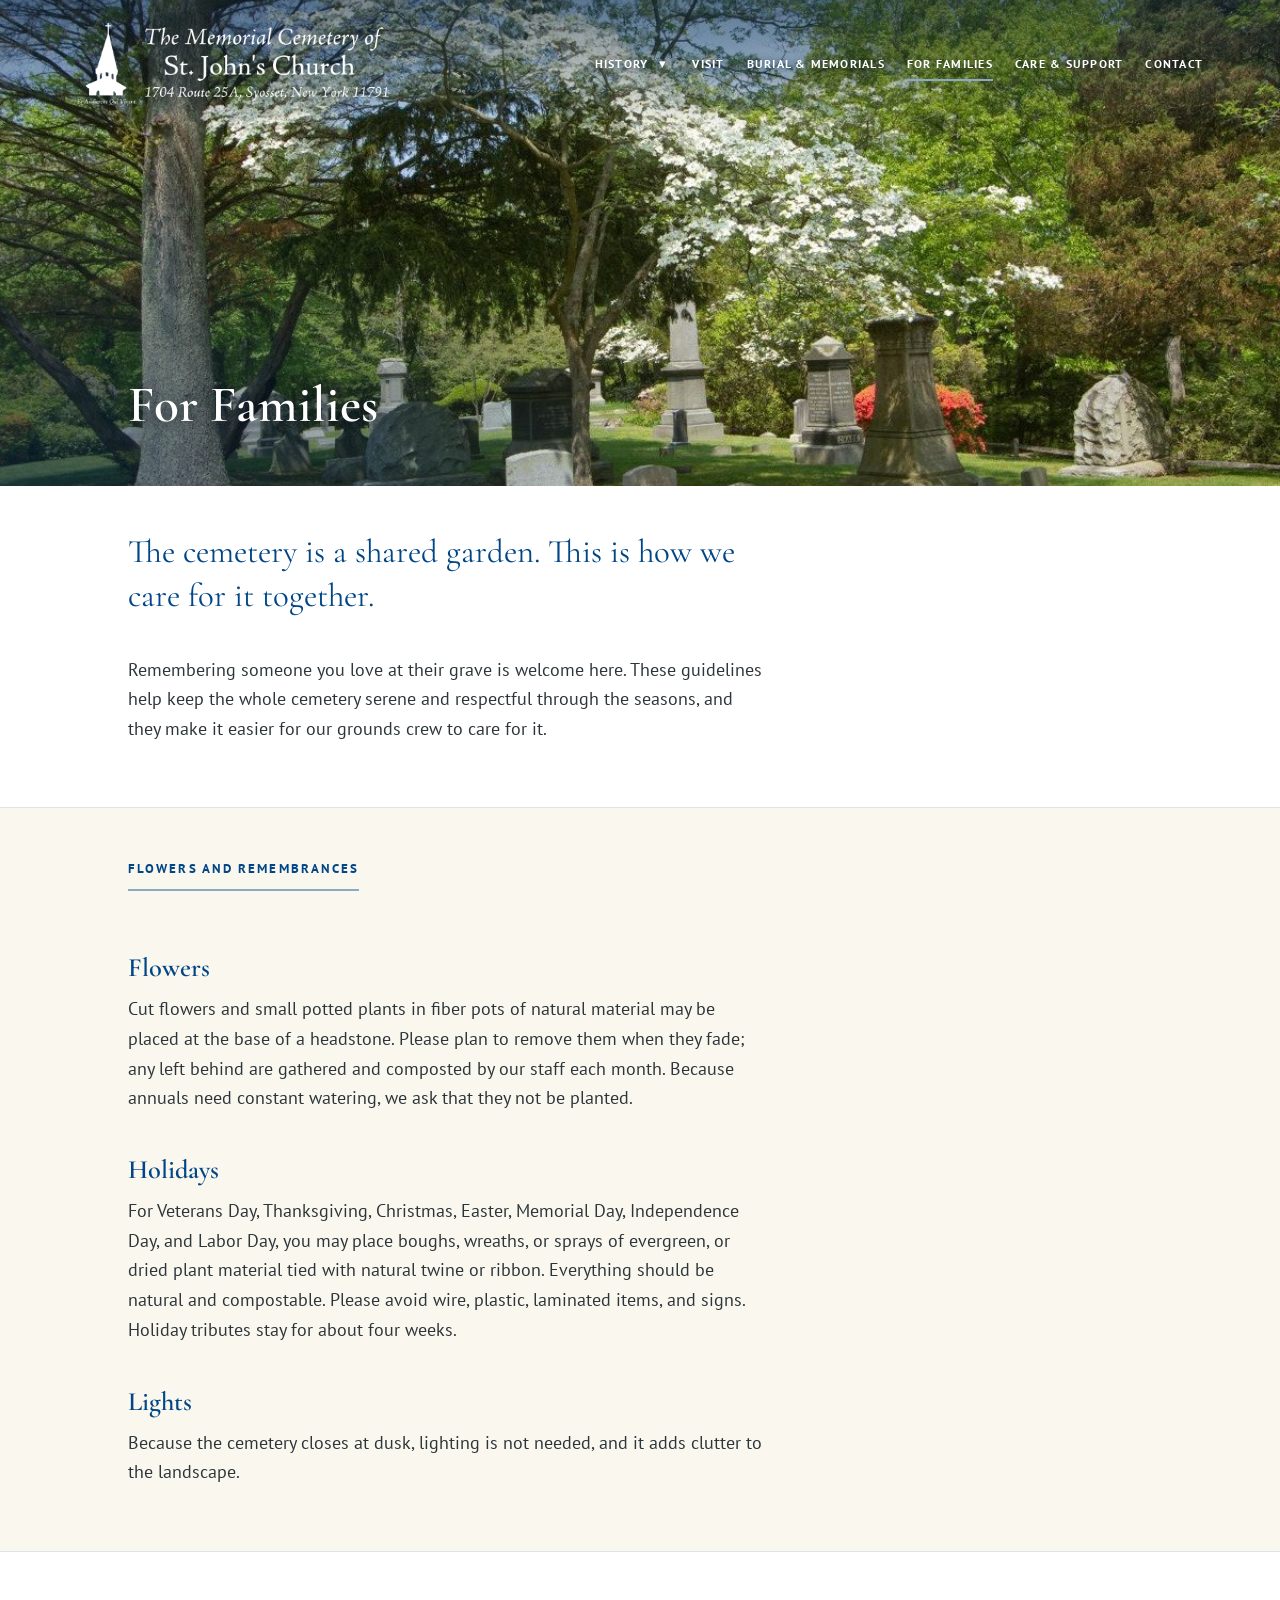
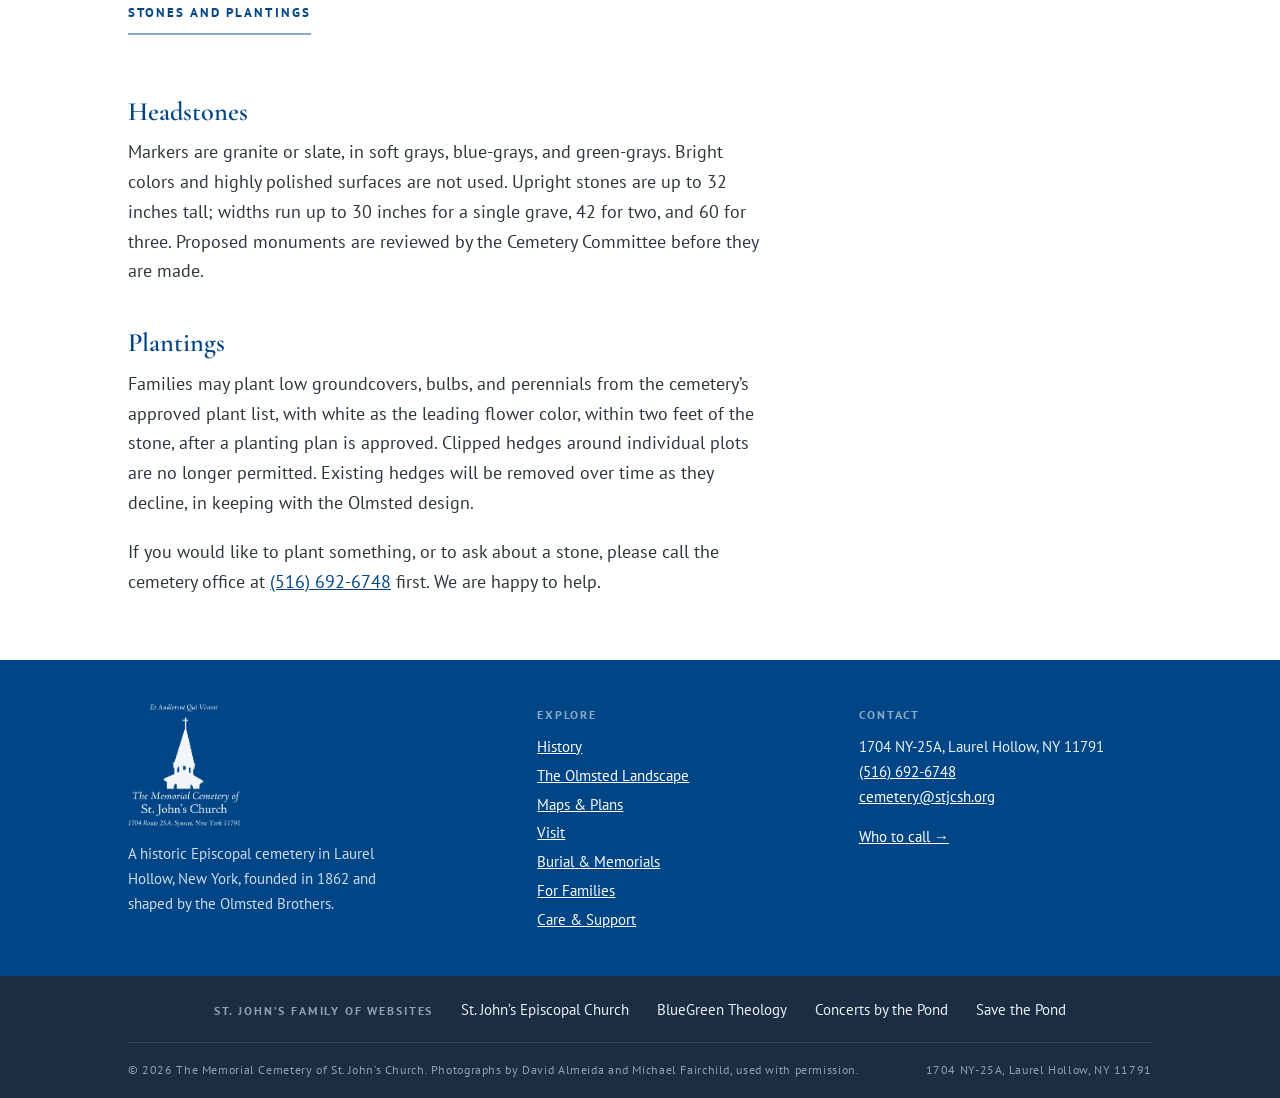
<file: families/index.html>
<!DOCTYPE html>
<html lang="en">
<head>
<meta charset="utf-8">
<meta name="viewport" content="width=device-width,initial-scale=1">
<title>For Families — The Memorial Cemetery of St. John’s Church</title>
<meta name="description" content="Guidance for families caring for graves at the Memorial Cemetery of St. John&#x27;s Church: flowers, holiday tributes, headstones, and plantings.">
<link rel="canonical" href="https://cemetery.stjcsh.org/families/">
<meta property="og:type" content="website">
<meta property="og:site_name" content="The Memorial Cemetery of St. John’s Church">
<meta property="og:title" content="For Families — The Memorial Cemetery of St. John’s Church">
<meta property="og:description" content="Guidance for families caring for graves at the Memorial Cemetery of St. John&#x27;s Church: flowers, holiday tributes, headstones, and plantings.">
<meta property="og:url" content="https://cemetery.stjcsh.org/families/">
<meta property="og:image" content="https://cemetery.stjcsh.org/assets/og-image.jpg">
<meta property="og:image:width" content="1200"><meta property="og:image:height" content="630">
<meta name="twitter:card" content="summary_large_image">
<link rel="icon" href="/favicon.ico" sizes="any">
<link rel="icon" type="image/png" sizes="32x32" href="/assets/favicon-32.png">
<link rel="icon" type="image/png" sizes="16x16" href="/assets/favicon-16.png">
<link rel="apple-touch-icon" href="/assets/apple-touch-icon.png">
<meta name="theme-color" content="#004687">
<link rel="preconnect" href="https://fonts.googleapis.com">
<link rel="preconnect" href="https://fonts.gstatic.com" crossorigin>
<link href="https://fonts.googleapis.com/css2?family=Cormorant+Garamond:ital,wght@0,400;0,600;0,700;1,400;1,600&family=PT+Sans:wght@400;700&display=swap" rel="stylesheet">
<link rel="stylesheet" href="/assets/site.css">

</head>
<body>
<a class="skip" href="#main">Skip to content</a>
<header class="siteheader"><div class="masthead"><div class="wrap">
<a class="brand" href="/"><img src="/assets/logo-white.png" width="1632" height="441" alt="The Memorial Cemetery of St. John’s Church, Laurel Hollow, New York"></a>
<button type="button" class="menu-toggle" aria-expanded="false" aria-controls="site-nav">Menu</button>
<nav id="site-nav" aria-label="Main"><ul>
<li class="has-dropdown">
<a href="/history/">History</a>
<button type="button" class="dropdown-toggle" aria-expanded="false" aria-controls="history-menu" aria-label="Open History submenu"><span aria-hidden="true">&#9662;</span></button>
<ul class="dropdown" id="history-menu">
<li><a href="/history/">History of the Cemetery</a></li>
<li><a href="/olmsted-landscape/">The Olmsted Landscape</a></li>
<li><a href="/maps/">Maps &amp; Plans</a></li>
</ul></li>
<li><a href="/visit/">Visit</a></li>
<li><a href="/burial/">Burial &amp; Memorials</a></li>
<li><a href="/families/" aria-current="page">For Families</a></li>
<li><a href="/care/">Care &amp; Support</a></li>
<li><a href="/contact/">Contact</a></li>
</ul></nav>
</div></div></header>
<div class="hero subhero" style="background-image:url(/assets/img/dogwood-stones.jpg)"><div class="wrap"><h1>For Families</h1></div></div>
<main id="main">

<section><div class="wrap"><div class="prose">
<p class="lede" style="max-width:none">The cemetery is a shared garden. This is how we care for it together.</p>
<p style="margin-top:1.2em">Remembering someone you love at their grave is welcome here. These guidelines help keep the whole cemetery serene and respectful through the seasons, and they make it easier for our grounds crew to care for it.</p>
</div></div></section>

<section class="warm"><div class="wrap"><div class="prose">
<h2>Flowers and remembrances</h2>
<h3>Flowers</h3>
<p>Cut flowers and small potted plants in fiber pots of natural material may be placed at the base of a headstone. Please plan to remove them when they fade; any left behind are gathered and composted by our staff each month. Because annuals need constant watering, we ask that they not be planted.</p>
<h3>Holidays</h3>
<p>For Veterans Day, Thanksgiving, Christmas, Easter, Memorial Day, Independence Day, and Labor Day, you may place boughs, wreaths, or sprays of evergreen, or dried plant material tied with natural twine or ribbon. Everything should be natural and compostable. Please avoid wire, plastic, laminated items, and signs. Holiday tributes stay for about four weeks.</p>
<h3>Lights</h3>
<p>Because the cemetery closes at dusk, lighting is not needed, and it adds clutter to the landscape.</p>
</div></div></section>

<section><div class="wrap"><div class="prose">
<h2>Stones and plantings</h2>
<h3>Headstones</h3>
<p>Markers are granite or slate, in soft grays, blue-grays, and green-grays. Bright colors and highly polished surfaces are not used. Upright stones are up to 32 inches tall; widths run up to 30 inches for a single grave, 42 for two, and 60 for three. Proposed monuments are reviewed by the Cemetery Committee before they are made.</p>
<h3>Plantings</h3>
<p>Families may plant low groundcovers, bulbs, and perennials from the cemetery&rsquo;s approved plant list, with white as the leading flower color, within two feet of the stone, after a planting plan is approved. Clipped hedges around individual plots are no longer permitted. Existing hedges will be removed over time as they decline, in keeping with the Olmsted design.</p>
<p>If you would like to plant something, or to ask about a stone, please call the cemetery office at <a href="tel:+15166926748">(516) 692-6748</a> first. We are happy to help.</p>
</div></div></section>

</main>
<footer><div class="wrap">
<div class="cols">
<div class="fbrand"><img src="/assets/logo-stacked-white.png" width="550" height="600" alt="The Memorial Cemetery of St. John’s Church" loading="lazy">
<p>A historic Episcopal cemetery in Laurel Hollow, New York, founded in 1862 and shaped by the Olmsted Brothers.</p></div>
<div><h4>Explore</h4><ul>
<li><a href="/history/">History</a></li><li><a href="/olmsted-landscape/">The Olmsted Landscape</a></li><li><a href="/maps/">Maps &amp; Plans</a></li>
<li><a href="/visit/">Visit</a></li><li><a href="/burial/">Burial &amp; Memorials</a></li><li><a href="/families/">For Families</a></li><li><a href="/care/">Care &amp; Support</a></li></ul></div>
<div><h4>Contact</h4><p>1704 NY-25A, Laurel Hollow, NY 11791<br><a href="tel:+15166926748">(516) 692-6748</a><br><a href="mailto:cemetery@stjcsh.org">cemetery@stjcsh.org</a></p>
<p style="margin-top:1em"><a href="/contact/">Who to call &rarr;</a></p></div>
</div></div>
<div class="family"><div class="wrap">
<div class="row"><span class="lbl">St. John&rsquo;s Family of Websites</span>
<a href="https://stjcsh.org">St. John&rsquo;s Episcopal Church</a>
<a href="https://bluegreentheology.org">BlueGreen Theology</a>
<a href="https://concertsbythepond.org">Concerts by the Pond</a>
<a href="https://save-the-pond.org">Save the Pond</a></div>
<div class="fine"><span>&copy; 2026 The Memorial Cemetery of St. John&rsquo;s Church. Photographs by David Almeida and Michael Fairchild, used with permission.</span><span>1704 NY-25A, Laurel Hollow, NY 11791</span></div>
</div></div></footer>
<script src="/assets/nav.js"></script>
</body>
</html>
</file>
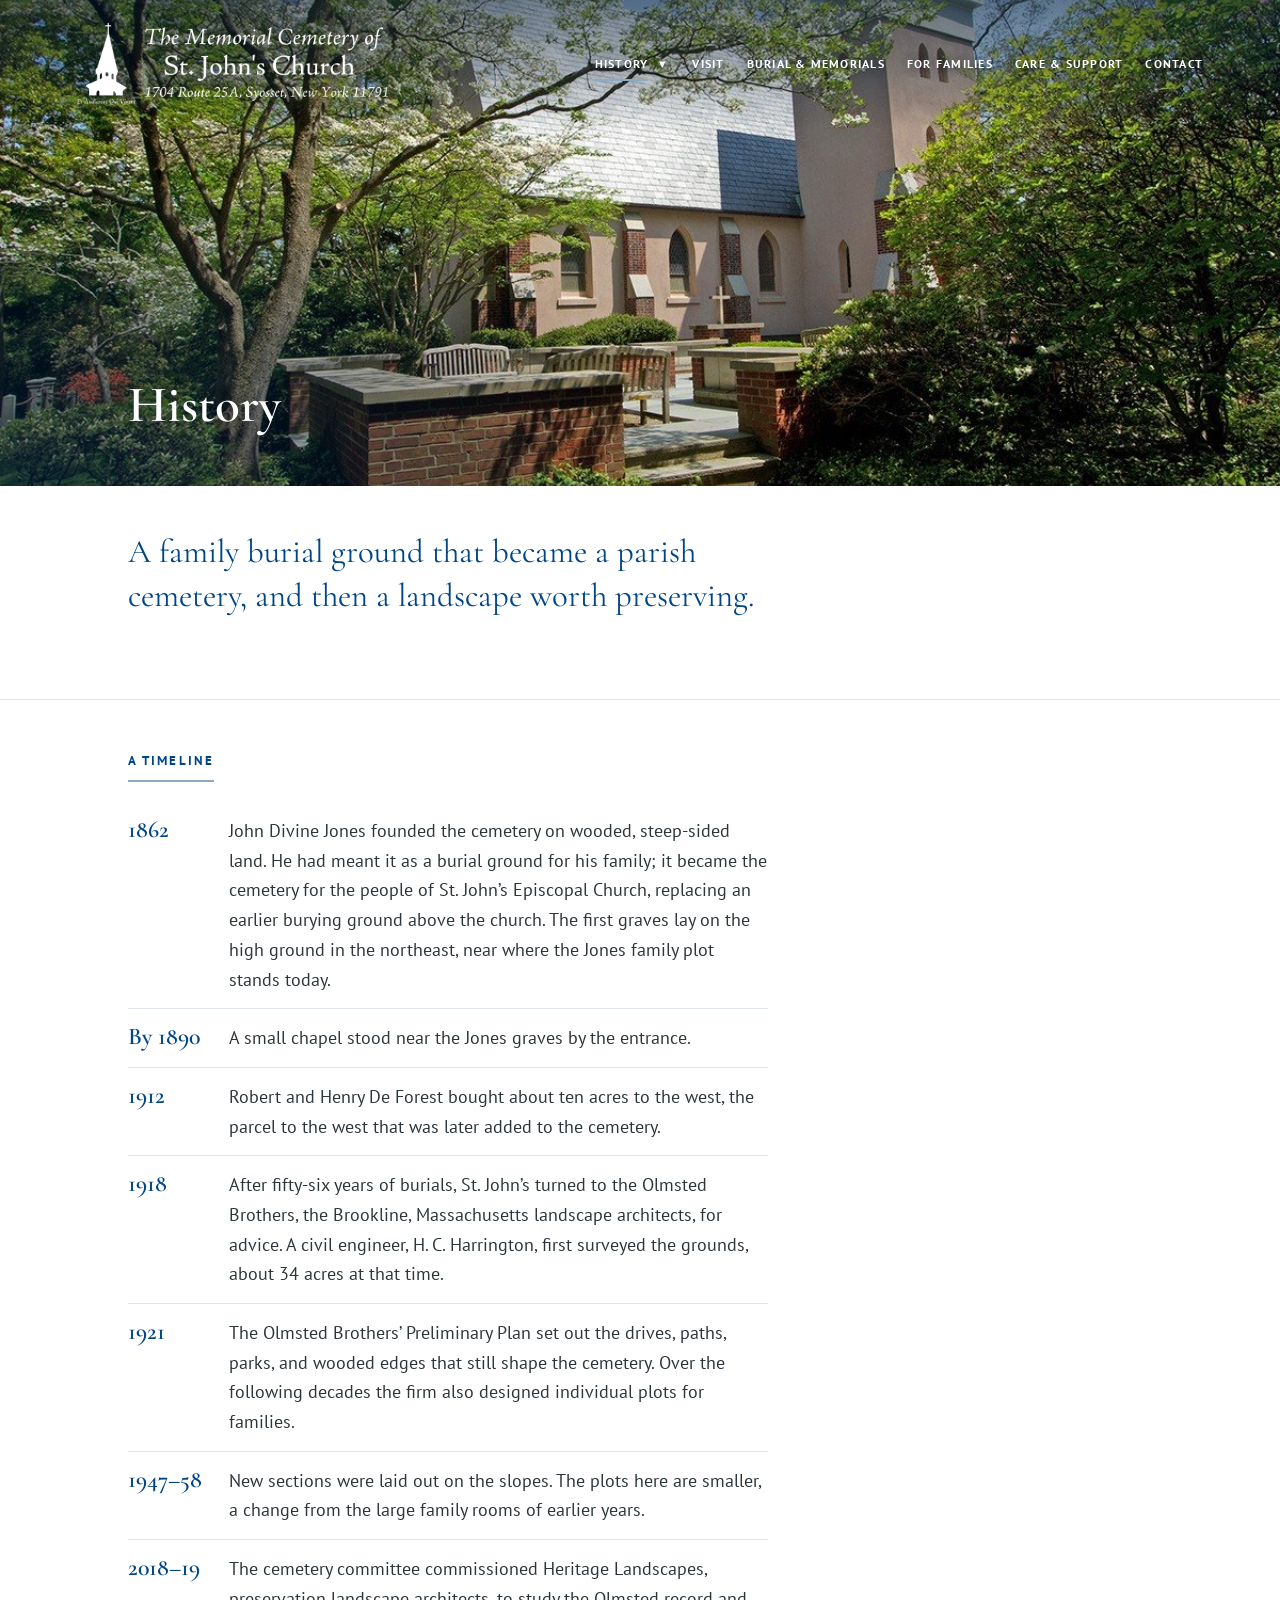
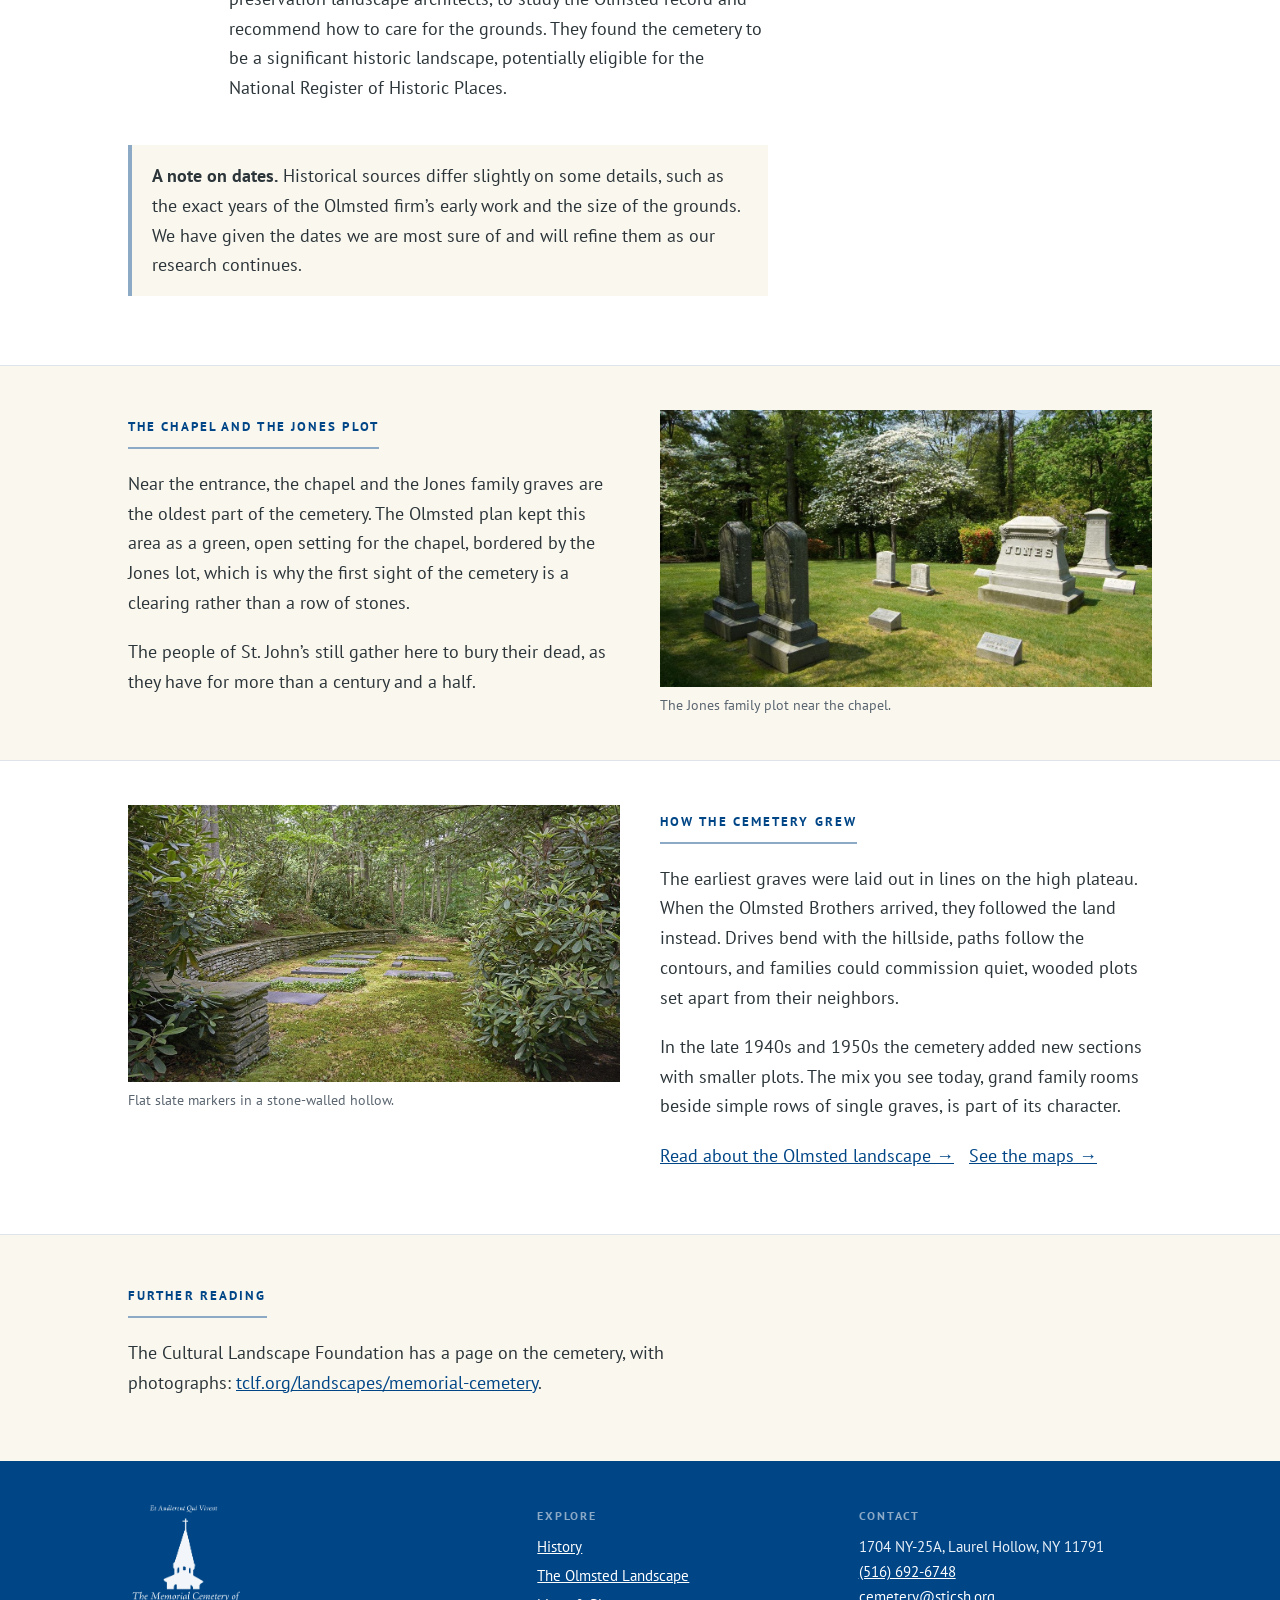
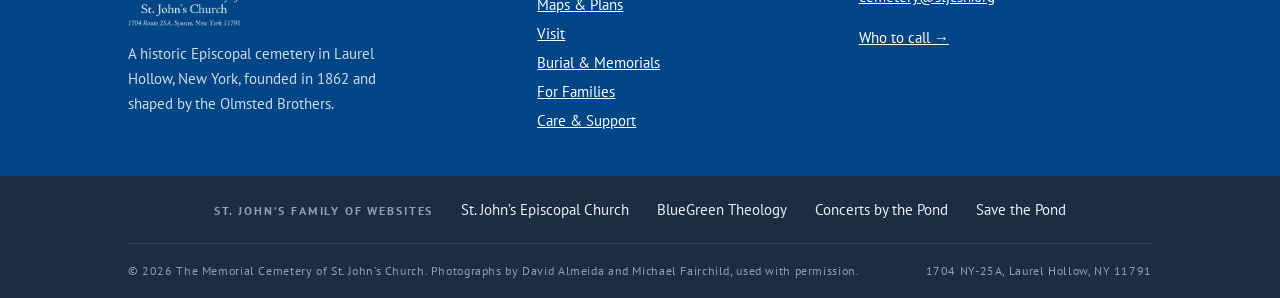
<file: history/index.html>
<!DOCTYPE html>
<html lang="en">
<head>
<meta charset="utf-8">
<meta name="viewport" content="width=device-width,initial-scale=1">
<title>History — The Memorial Cemetery of St. John’s Church</title>
<meta name="description" content="The history of the Memorial Cemetery of St. John&#x27;s Church in Laurel Hollow, from its founding in 1862 by John Divine Jones to the Olmsted Brothers&#x27; plans of 1921.">
<link rel="canonical" href="https://cemetery.stjcsh.org/history/">
<meta property="og:type" content="website">
<meta property="og:site_name" content="The Memorial Cemetery of St. John’s Church">
<meta property="og:title" content="History — The Memorial Cemetery of St. John’s Church">
<meta property="og:description" content="The history of the Memorial Cemetery of St. John&#x27;s Church in Laurel Hollow, from its founding in 1862 by John Divine Jones to the Olmsted Brothers&#x27; plans of 1921.">
<meta property="og:url" content="https://cemetery.stjcsh.org/history/">
<meta property="og:image" content="https://cemetery.stjcsh.org/assets/og-image.jpg">
<meta property="og:image:width" content="1200"><meta property="og:image:height" content="630">
<meta name="twitter:card" content="summary_large_image">
<link rel="icon" href="/favicon.ico" sizes="any">
<link rel="icon" type="image/png" sizes="32x32" href="/assets/favicon-32.png">
<link rel="icon" type="image/png" sizes="16x16" href="/assets/favicon-16.png">
<link rel="apple-touch-icon" href="/assets/apple-touch-icon.png">
<meta name="theme-color" content="#004687">
<link rel="preconnect" href="https://fonts.googleapis.com">
<link rel="preconnect" href="https://fonts.gstatic.com" crossorigin>
<link href="https://fonts.googleapis.com/css2?family=Cormorant+Garamond:ital,wght@0,400;0,600;0,700;1,400;1,600&family=PT+Sans:wght@400;700&display=swap" rel="stylesheet">
<link rel="stylesheet" href="/assets/site.css">

</head>
<body>
<a class="skip" href="#main">Skip to content</a>
<header class="siteheader"><div class="masthead"><div class="wrap">
<a class="brand" href="/"><img src="/assets/logo-white.png" width="1632" height="441" alt="The Memorial Cemetery of St. John’s Church, Laurel Hollow, New York"></a>
<button type="button" class="menu-toggle" aria-expanded="false" aria-controls="site-nav">Menu</button>
<nav id="site-nav" aria-label="Main"><ul>
<li class="has-dropdown">
<a href="/history/" aria-current="page">History</a>
<button type="button" class="dropdown-toggle" aria-expanded="false" aria-controls="history-menu" aria-label="Open History submenu"><span aria-hidden="true">&#9662;</span></button>
<ul class="dropdown" id="history-menu">
<li><a href="/history/" aria-current="page">History of the Cemetery</a></li>
<li><a href="/olmsted-landscape/">The Olmsted Landscape</a></li>
<li><a href="/maps/">Maps &amp; Plans</a></li>
</ul></li>
<li><a href="/visit/">Visit</a></li>
<li><a href="/burial/">Burial &amp; Memorials</a></li>
<li><a href="/families/">For Families</a></li>
<li><a href="/care/">Care &amp; Support</a></li>
<li><a href="/contact/">Contact</a></li>
</ul></nav>
</div></div></header>
<div class="hero subhero" style="background-image:url(/assets/img/chapel.jpg)"><div class="wrap"><h1>History</h1></div></div>
<main id="main">

<section><div class="wrap"><div class="prose">
<p class="lede" style="max-width:none">A family burial ground that became a parish cemetery, and then a landscape worth preserving.</p>
</div></div></section>

<section><div class="wrap">
<h2>A timeline</h2>
<ul class="timeline">
<li><span class="yr">1862</span><div>John Divine Jones founded the cemetery on wooded, steep-sided land. He had meant it as a burial ground for his family; it became the cemetery for the people of St.&nbsp;John&rsquo;s Episcopal Church, replacing an earlier burying ground above the church. The first graves lay on the high ground in the northeast, near where the Jones family plot stands today.</div></li>
<li><span class="yr">By 1890</span><div>A small chapel stood near the Jones graves by the entrance.</div></li>
<li><span class="yr">1912</span><div>Robert and Henry De Forest bought about ten acres to the west, the parcel to the west that was later added to the cemetery.</div></li>
<li><span class="yr">1918</span><div>After fifty-six years of burials, St.&nbsp;John&rsquo;s turned to the Olmsted Brothers, the Brookline, Massachusetts landscape architects, for advice. A civil engineer, H.&thinsp;C. Harrington, first surveyed the grounds, about 34 acres at that time.</div></li>
<li><span class="yr">1921</span><div>The Olmsted Brothers&rsquo; Preliminary Plan set out the drives, paths, parks, and wooded edges that still shape the cemetery. Over the following decades the firm also designed individual plots for families.</div></li>
<li><span class="yr">1947&ndash;58</span><div>New sections were laid out on the slopes. The plots here are smaller, a change from the large family rooms of earlier years.</div></li>
<li><span class="yr">2018&ndash;19</span><div>The cemetery committee commissioned Heritage Landscapes, preservation landscape architects, to study the Olmsted record and recommend how to care for the grounds. They found the cemetery to be a significant historic landscape, potentially eligible for the National Register of Historic Places.</div></li>
</ul>
<p class="note" style="margin-top:1.6em"><strong>A note on dates.</strong> Historical sources differ slightly on some details, such as the exact years of the Olmsted firm&rsquo;s early work and the size of the grounds. We have given the dates we are most sure of and will refine them as our research continues.</p>
</div></section>

<section class="warm"><div class="wrap"><div class="split">
<div class="prose">
<h2>The Chapel and the Jones plot</h2>
<p>Near the entrance, the chapel and the Jones family graves are the oldest part of the cemetery. The Olmsted plan kept this area as a green, open setting for the chapel, bordered by the Jones lot, which is why the first sight of the cemetery is a clearing rather than a row of stones.</p>
<p>The people of St.&nbsp;John&rsquo;s still gather here to bury their dead, as they have for more than a century and a half.</p>
</div>
<figure><img src="/assets/img/jones-monuments.jpg" alt="The Jones family plot, with the large JONES monument and older upright stones" loading="lazy"><figcaption>The Jones family plot near the chapel.</figcaption></figure>
</div></div></section>

<section><div class="wrap"><div class="split">
<figure><img src="/assets/img/slate-markers.jpg" alt="Flat slate markers in a curved, stone-walled hollow in the woods" loading="lazy"><figcaption>Flat slate markers in a stone-walled hollow.</figcaption></figure>
<div class="prose">
<h2>How the cemetery grew</h2>
<p>The earliest graves were laid out in lines on the high plateau. When the Olmsted Brothers arrived, they followed the land instead. Drives bend with the hillside, paths follow the contours, and families could commission quiet, wooded plots set apart from their neighbors.</p>
<p>In the late 1940s and 1950s the cemetery added new sections with smaller plots. The mix you see today, grand family rooms beside simple rows of single graves, is part of its character.</p>
<p><a href="/olmsted-landscape/">Read about the Olmsted landscape &rarr;</a> &nbsp; <a href="/maps/">See the maps &rarr;</a></p>
</div></div></div></section>

<section class="warm"><div class="wrap"><div class="prose">
<h2>Further reading</h2>
<p>The Cultural Landscape Foundation has a page on the cemetery, with photographs: <a href="https://www.tclf.org/landscapes/memorial-cemetery">tclf.org/landscapes/memorial-cemetery</a>.</p>
</div></div></section>

</main>
<footer><div class="wrap">
<div class="cols">
<div class="fbrand"><img src="/assets/logo-stacked-white.png" width="550" height="600" alt="The Memorial Cemetery of St. John’s Church" loading="lazy">
<p>A historic Episcopal cemetery in Laurel Hollow, New York, founded in 1862 and shaped by the Olmsted Brothers.</p></div>
<div><h4>Explore</h4><ul>
<li><a href="/history/">History</a></li><li><a href="/olmsted-landscape/">The Olmsted Landscape</a></li><li><a href="/maps/">Maps &amp; Plans</a></li>
<li><a href="/visit/">Visit</a></li><li><a href="/burial/">Burial &amp; Memorials</a></li><li><a href="/families/">For Families</a></li><li><a href="/care/">Care &amp; Support</a></li></ul></div>
<div><h4>Contact</h4><p>1704 NY-25A, Laurel Hollow, NY 11791<br><a href="tel:+15166926748">(516) 692-6748</a><br><a href="mailto:cemetery@stjcsh.org">cemetery@stjcsh.org</a></p>
<p style="margin-top:1em"><a href="/contact/">Who to call &rarr;</a></p></div>
</div></div>
<div class="family"><div class="wrap">
<div class="row"><span class="lbl">St. John&rsquo;s Family of Websites</span>
<a href="https://stjcsh.org">St. John&rsquo;s Episcopal Church</a>
<a href="https://bluegreentheology.org">BlueGreen Theology</a>
<a href="https://concertsbythepond.org">Concerts by the Pond</a>
<a href="https://save-the-pond.org">Save the Pond</a></div>
<div class="fine"><span>&copy; 2026 The Memorial Cemetery of St. John&rsquo;s Church. Photographs by David Almeida and Michael Fairchild, used with permission.</span><span>1704 NY-25A, Laurel Hollow, NY 11791</span></div>
</div></div></footer>
<script src="/assets/nav.js"></script>
</body>
</html>
</file>
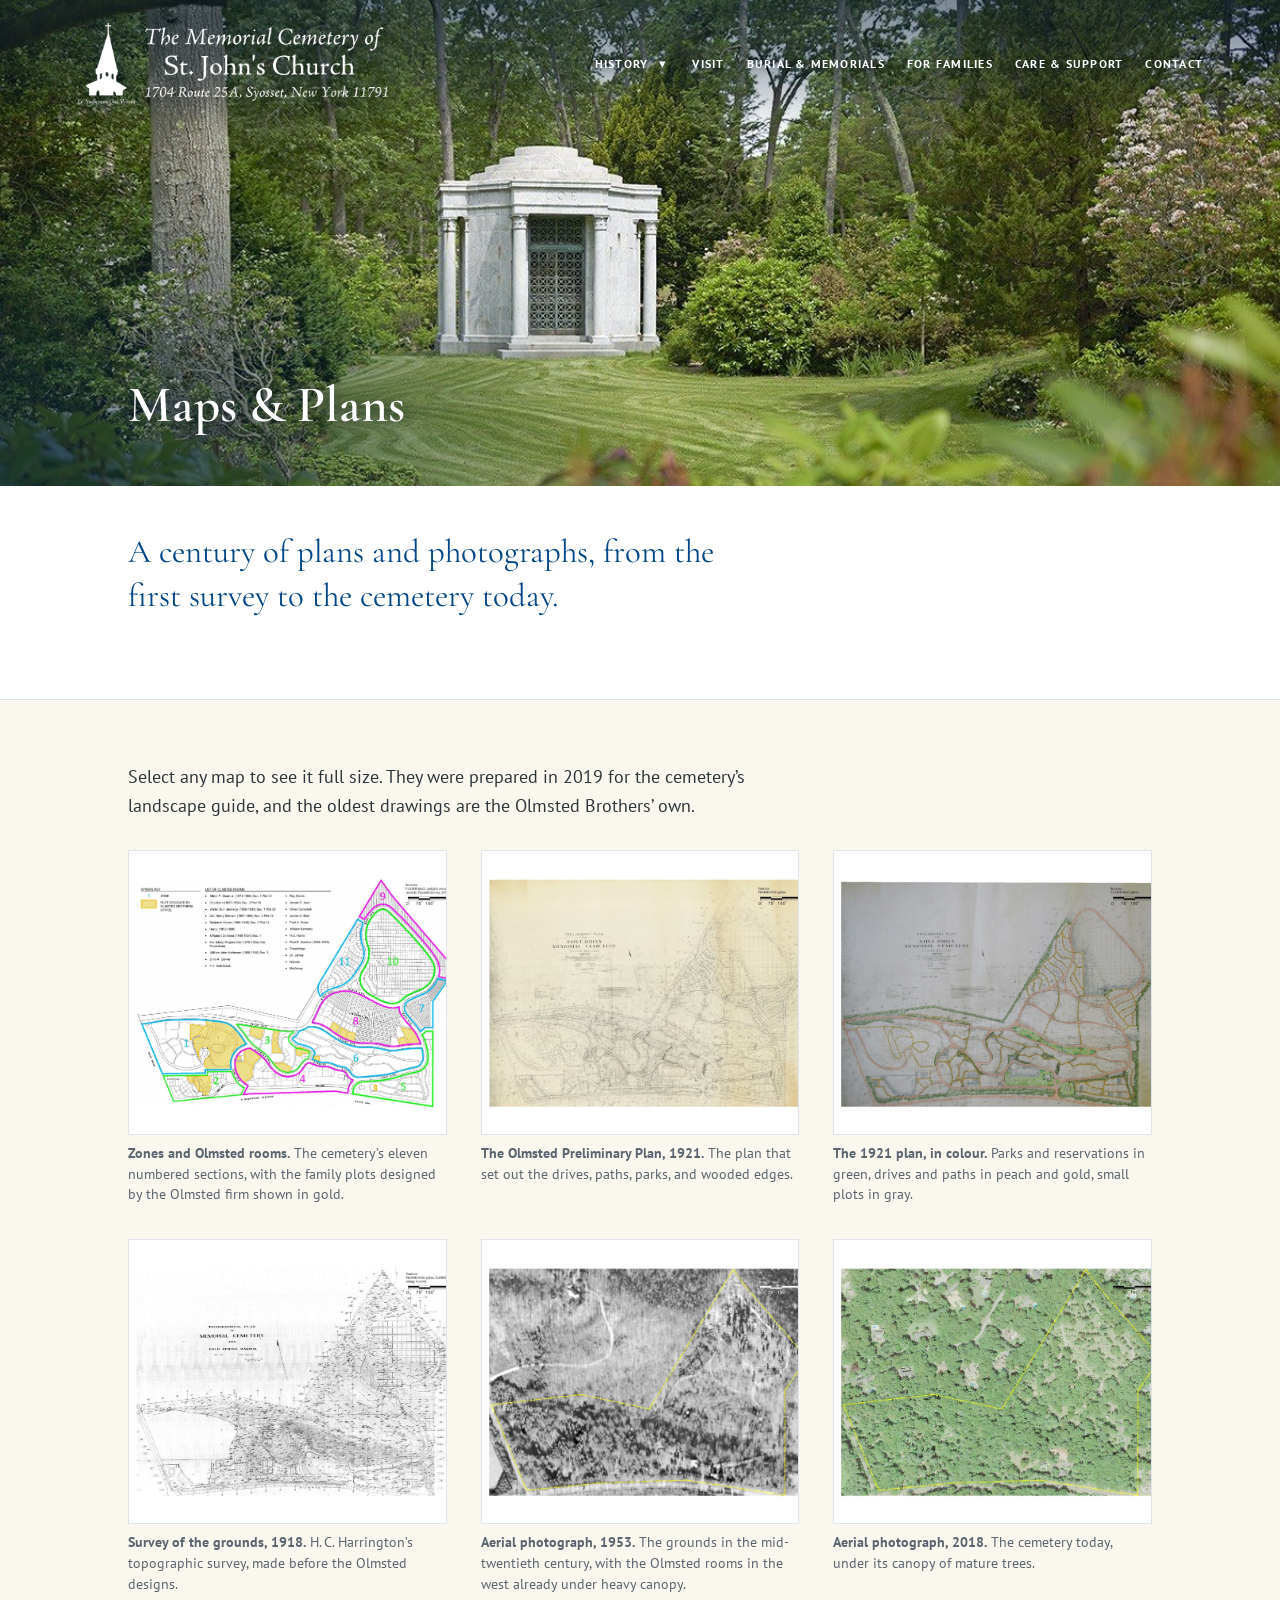
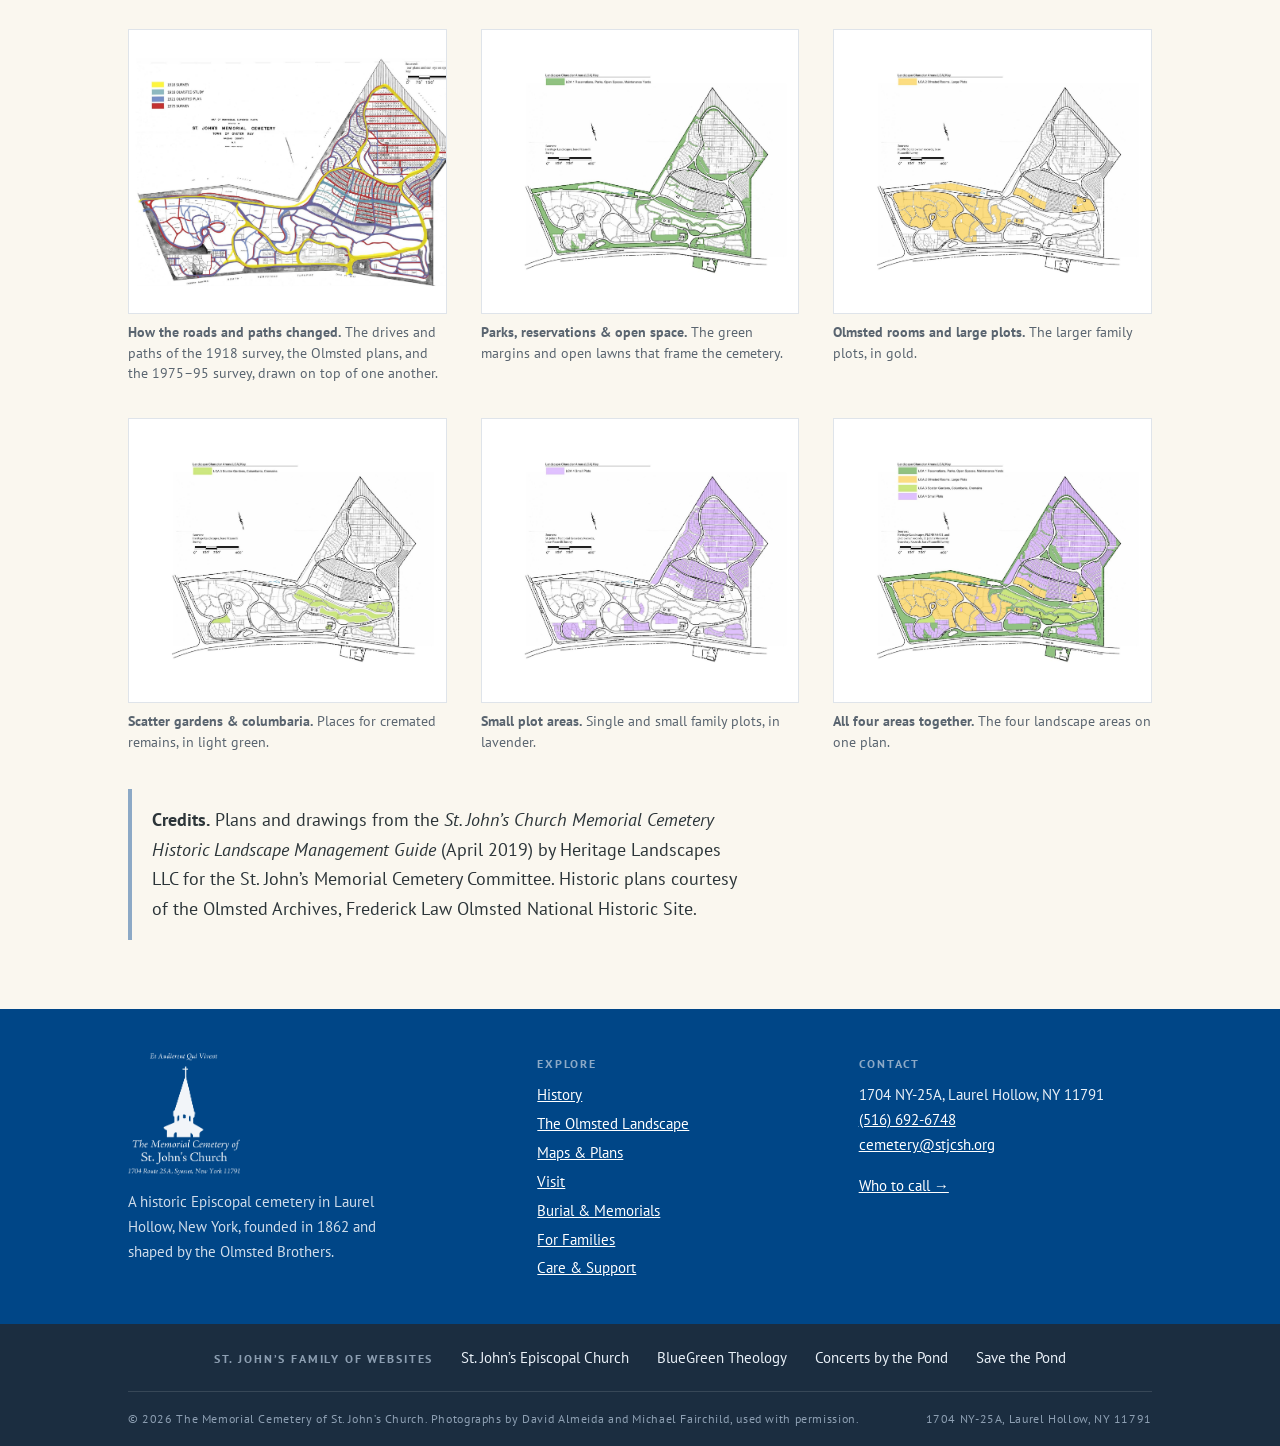
<file: maps/index.html>
<!DOCTYPE html>
<html lang="en">
<head>
<meta charset="utf-8">
<meta name="viewport" content="width=device-width,initial-scale=1">
<title>Maps &amp; Plans — The Memorial Cemetery of St. John’s Church</title>
<meta name="description" content="Historic plans, aerial photographs, and landscape maps of the Memorial Cemetery of St. John&#x27;s Church, including the Olmsted Brothers&#x27; 1921 plan.">
<link rel="canonical" href="https://cemetery.stjcsh.org/maps/">
<meta property="og:type" content="website">
<meta property="og:site_name" content="The Memorial Cemetery of St. John’s Church">
<meta property="og:title" content="Maps &amp; Plans — The Memorial Cemetery of St. John’s Church">
<meta property="og:description" content="Historic plans, aerial photographs, and landscape maps of the Memorial Cemetery of St. John&#x27;s Church, including the Olmsted Brothers&#x27; 1921 plan.">
<meta property="og:url" content="https://cemetery.stjcsh.org/maps/">
<meta property="og:image" content="https://cemetery.stjcsh.org/assets/og-image.jpg">
<meta property="og:image:width" content="1200"><meta property="og:image:height" content="630">
<meta name="twitter:card" content="summary_large_image">
<link rel="icon" href="/favicon.ico" sizes="any">
<link rel="icon" type="image/png" sizes="32x32" href="/assets/favicon-32.png">
<link rel="icon" type="image/png" sizes="16x16" href="/assets/favicon-16.png">
<link rel="apple-touch-icon" href="/assets/apple-touch-icon.png">
<meta name="theme-color" content="#004687">
<link rel="preconnect" href="https://fonts.googleapis.com">
<link rel="preconnect" href="https://fonts.gstatic.com" crossorigin>
<link href="https://fonts.googleapis.com/css2?family=Cormorant+Garamond:ital,wght@0,400;0,600;0,700;1,400;1,600&family=PT+Sans:wght@400;700&display=swap" rel="stylesheet">
<link rel="stylesheet" href="/assets/site.css">

</head>
<body>
<a class="skip" href="#main">Skip to content</a>
<header class="siteheader"><div class="masthead"><div class="wrap">
<a class="brand" href="/"><img src="/assets/logo-white.png" width="1632" height="441" alt="The Memorial Cemetery of St. John’s Church, Laurel Hollow, New York"></a>
<button type="button" class="menu-toggle" aria-expanded="false" aria-controls="site-nav">Menu</button>
<nav id="site-nav" aria-label="Main"><ul>
<li class="has-dropdown">
<a href="/history/">History</a>
<button type="button" class="dropdown-toggle" aria-expanded="false" aria-controls="history-menu" aria-label="Open History submenu"><span aria-hidden="true">&#9662;</span></button>
<ul class="dropdown" id="history-menu">
<li><a href="/history/">History of the Cemetery</a></li>
<li><a href="/olmsted-landscape/">The Olmsted Landscape</a></li>
<li><a href="/maps/" aria-current="page">Maps &amp; Plans</a></li>
</ul></li>
<li><a href="/visit/">Visit</a></li>
<li><a href="/burial/">Burial &amp; Memorials</a></li>
<li><a href="/families/">For Families</a></li>
<li><a href="/care/">Care &amp; Support</a></li>
<li><a href="/contact/">Contact</a></li>
</ul></nav>
</div></div></header>
<div class="hero subhero" style="background-image:url(/assets/img/coe-mausoleum.jpg)"><div class="wrap"><h1>Maps &amp; Plans</h1></div></div>
<main id="main">

<section><div class="wrap">
<div class="prose"><p class="lede" style="max-width:none">A century of plans and photographs, from the first survey to the cemetery today.</p></div>
</div></section>
<section class="warm"><div class="wrap">
<p class="prose" style="max-width:64ch;margin-bottom:1.6em">Select any map to see it full size. They were prepared in 2019 for the cemetery&rsquo;s landscape guide, and the oldest drawings are the Olmsted Brothers&rsquo; own.</p>
<div class="mapgrid">
<figure><a href="/assets/maps/zones-olmsted-rooms.jpg"><img src="/assets/maps/zones-olmsted-rooms.jpg" alt="Zones and Olmsted rooms" loading="lazy"></a><figcaption><strong>Zones and Olmsted rooms.</strong> The cemetery&rsquo;s eleven numbered sections, with the family plots designed by the Olmsted firm shown in gold.</figcaption></figure>
<figure><a href="/assets/maps/1921-olmsted-plan.jpg"><img src="/assets/maps/1921-olmsted-plan.jpg" alt="The Olmsted Preliminary Plan, 1921" loading="lazy"></a><figcaption><strong>The Olmsted Preliminary Plan, 1921.</strong> The plan that set out the drives, paths, parks, and wooded edges.</figcaption></figure>
<figure><a href="/assets/maps/1921-plan-overlay.jpg"><img src="/assets/maps/1921-plan-overlay.jpg" alt="The 1921 plan, in colour" loading="lazy"></a><figcaption><strong>The 1921 plan, in colour.</strong> Parks and reservations in green, drives and paths in peach and gold, small plots in gray.</figcaption></figure>
<figure><a href="/assets/maps/1918-topographic-plan.jpg"><img src="/assets/maps/1918-topographic-plan.jpg" alt="Survey of the grounds, 1918" loading="lazy"></a><figcaption><strong>Survey of the grounds, 1918.</strong> H.&thinsp;C. Harrington&rsquo;s topographic survey, made before the Olmsted designs.</figcaption></figure>
<figure><a href="/assets/maps/1953-aerial.jpg"><img src="/assets/maps/1953-aerial.jpg" alt="Aerial photograph, 1953" loading="lazy"></a><figcaption><strong>Aerial photograph, 1953.</strong> The grounds in the mid-twentieth century, with the Olmsted rooms in the west already under heavy canopy.</figcaption></figure>
<figure><a href="/assets/maps/2018-aerial.jpg"><img src="/assets/maps/2018-aerial.jpg" alt="Aerial photograph, 2018" loading="lazy"></a><figcaption><strong>Aerial photograph, 2018.</strong> The cemetery today, under its canopy of mature trees.</figcaption></figure>
<figure><a href="/assets/maps/circulation-comparison.jpg"><img src="/assets/maps/circulation-comparison.jpg" alt="How the roads and paths changed" loading="lazy"></a><figcaption><strong>How the roads and paths changed.</strong> The drives and paths of the 1918 survey, the Olmsted plans, and the 1975&ndash;95 survey, drawn on top of one another.</figcaption></figure>
<figure><a href="/assets/maps/parks-and-reservations.jpg"><img src="/assets/maps/parks-and-reservations.jpg" alt="Parks, reservations &amp; open space" loading="lazy"></a><figcaption><strong>Parks, reservations &amp; open space.</strong> The green margins and open lawns that frame the cemetery.</figcaption></figure>
<figure><a href="/assets/maps/olmsted-rooms.jpg"><img src="/assets/maps/olmsted-rooms.jpg" alt="Olmsted rooms and large plots" loading="lazy"></a><figcaption><strong>Olmsted rooms and large plots.</strong> The larger family plots, in gold.</figcaption></figure>
<figure><a href="/assets/maps/scatter-gardens-columbaria.jpg"><img src="/assets/maps/scatter-gardens-columbaria.jpg" alt="Scatter gardens &amp; columbaria" loading="lazy"></a><figcaption><strong>Scatter gardens &amp; columbaria.</strong> Places for cremated remains, in light green.</figcaption></figure>
<figure><a href="/assets/maps/small-plot-areas.jpg"><img src="/assets/maps/small-plot-areas.jpg" alt="Small plot areas" loading="lazy"></a><figcaption><strong>Small plot areas.</strong> Single and small family plots, in lavender.</figcaption></figure>
<figure><a href="/assets/maps/landscape-areas-composite.jpg"><img src="/assets/maps/landscape-areas-composite.jpg" alt="All four areas together" loading="lazy"></a><figcaption><strong>All four areas together.</strong> The four landscape areas on one plan.</figcaption></figure>
</div>
<p class="note" style="margin-top:2em"><strong>Credits.</strong> Plans and drawings from the <em>St. John’s Church Memorial Cemetery Historic Landscape Management Guide</em> (April 2019) by Heritage Landscapes LLC for the St. John’s Memorial Cemetery Committee. Historic plans courtesy of the Olmsted Archives, Frederick Law Olmsted National Historic Site.</p>
</div></section>

</main>
<footer><div class="wrap">
<div class="cols">
<div class="fbrand"><img src="/assets/logo-stacked-white.png" width="550" height="600" alt="The Memorial Cemetery of St. John’s Church" loading="lazy">
<p>A historic Episcopal cemetery in Laurel Hollow, New York, founded in 1862 and shaped by the Olmsted Brothers.</p></div>
<div><h4>Explore</h4><ul>
<li><a href="/history/">History</a></li><li><a href="/olmsted-landscape/">The Olmsted Landscape</a></li><li><a href="/maps/">Maps &amp; Plans</a></li>
<li><a href="/visit/">Visit</a></li><li><a href="/burial/">Burial &amp; Memorials</a></li><li><a href="/families/">For Families</a></li><li><a href="/care/">Care &amp; Support</a></li></ul></div>
<div><h4>Contact</h4><p>1704 NY-25A, Laurel Hollow, NY 11791<br><a href="tel:+15166926748">(516) 692-6748</a><br><a href="mailto:cemetery@stjcsh.org">cemetery@stjcsh.org</a></p>
<p style="margin-top:1em"><a href="/contact/">Who to call &rarr;</a></p></div>
</div></div>
<div class="family"><div class="wrap">
<div class="row"><span class="lbl">St. John&rsquo;s Family of Websites</span>
<a href="https://stjcsh.org">St. John&rsquo;s Episcopal Church</a>
<a href="https://bluegreentheology.org">BlueGreen Theology</a>
<a href="https://concertsbythepond.org">Concerts by the Pond</a>
<a href="https://save-the-pond.org">Save the Pond</a></div>
<div class="fine"><span>&copy; 2026 The Memorial Cemetery of St. John&rsquo;s Church. Photographs by David Almeida and Michael Fairchild, used with permission.</span><span>1704 NY-25A, Laurel Hollow, NY 11791</span></div>
</div></div></footer>
<script src="/assets/nav.js"></script>
</body>
</html>
</file>
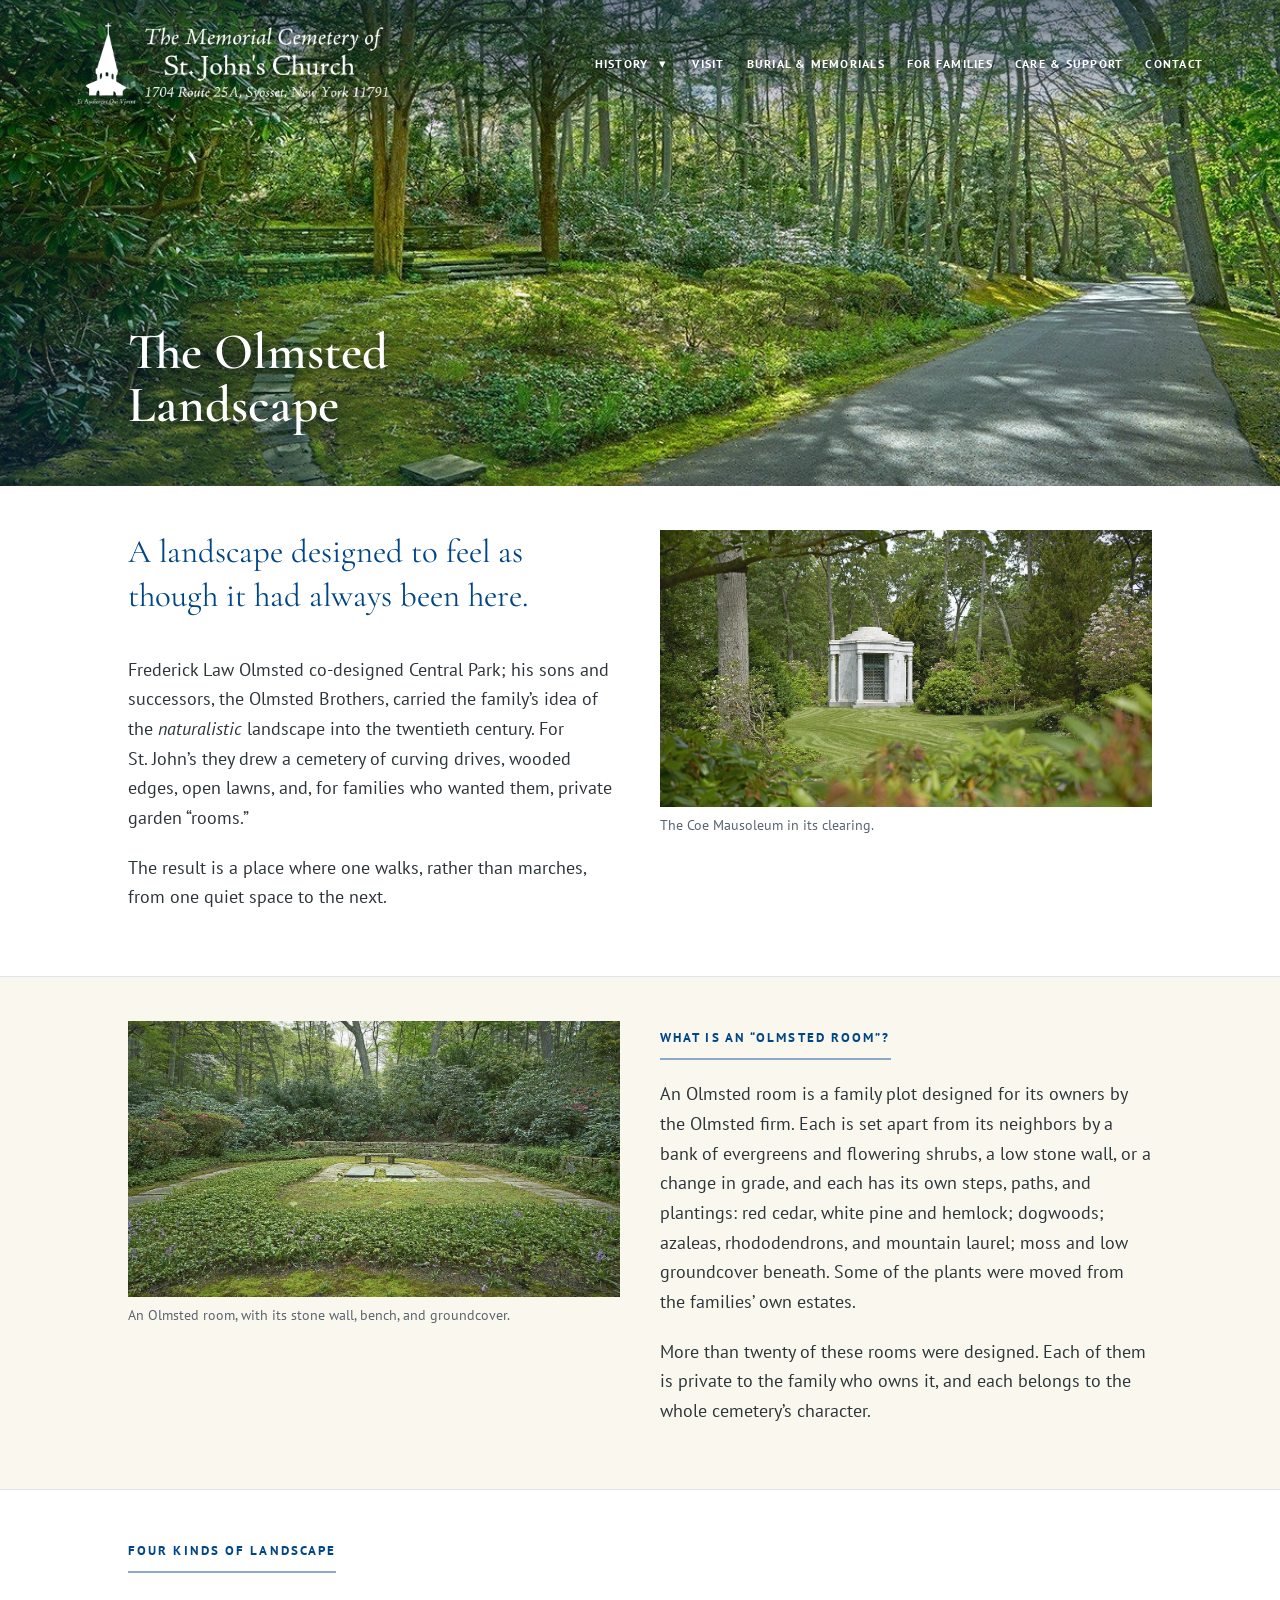
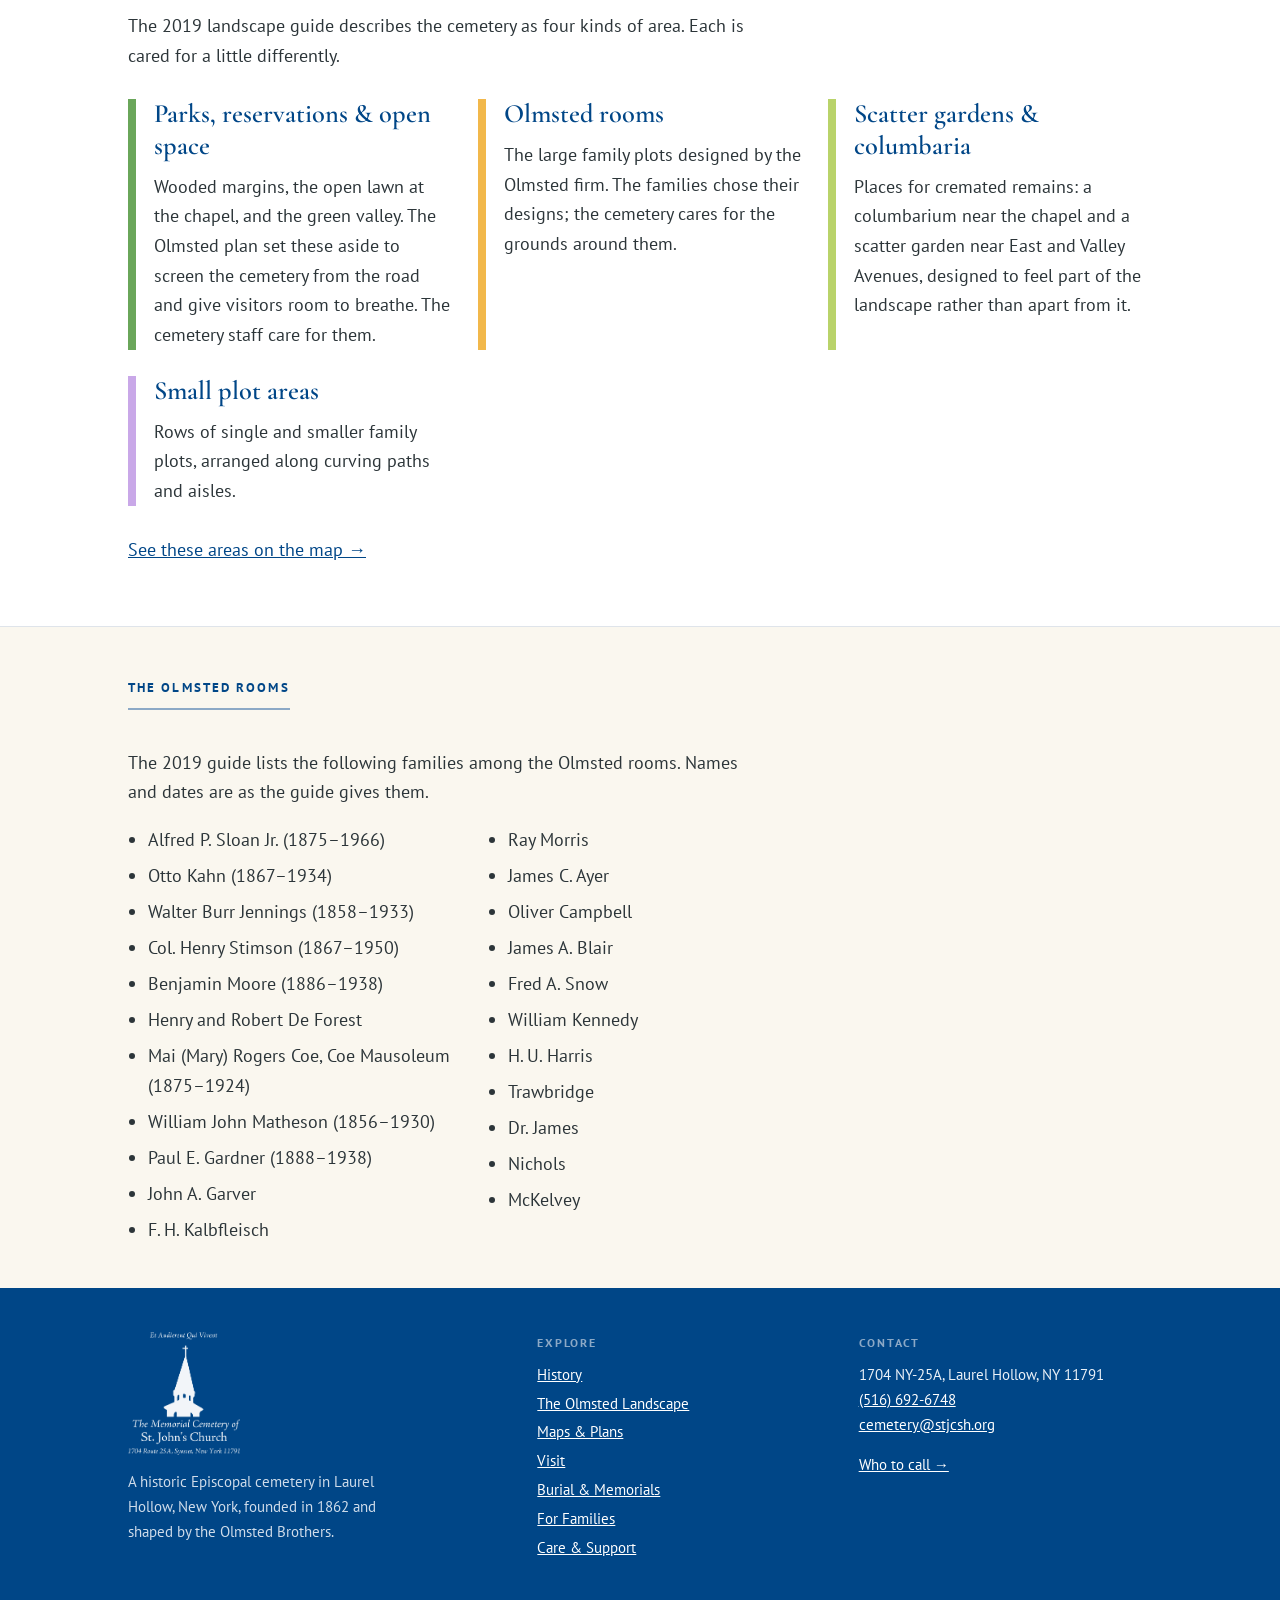
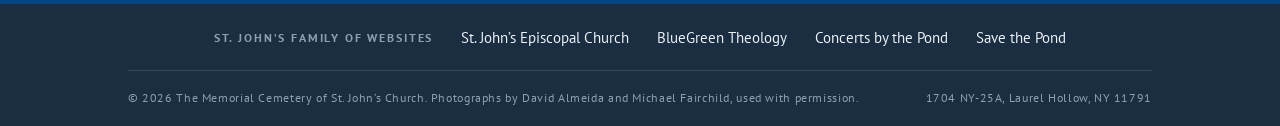
<file: olmsted-landscape/index.html>
<!DOCTYPE html>
<html lang="en">
<head>
<meta charset="utf-8">
<meta name="viewport" content="width=device-width,initial-scale=1">
<title>The Olmsted Landscape — The Memorial Cemetery of St. John’s Church</title>
<meta name="description" content="How the Olmsted Brothers shaped the Memorial Cemetery of St. John&#x27;s Church: naturalistic design, family garden rooms, and the four kinds of landscape on the grounds.">
<link rel="canonical" href="https://cemetery.stjcsh.org/olmsted-landscape/">
<meta property="og:type" content="website">
<meta property="og:site_name" content="The Memorial Cemetery of St. John’s Church">
<meta property="og:title" content="The Olmsted Landscape — The Memorial Cemetery of St. John’s Church">
<meta property="og:description" content="How the Olmsted Brothers shaped the Memorial Cemetery of St. John&#x27;s Church: naturalistic design, family garden rooms, and the four kinds of landscape on the grounds.">
<meta property="og:url" content="https://cemetery.stjcsh.org/olmsted-landscape/">
<meta property="og:image" content="https://cemetery.stjcsh.org/assets/og-image.jpg">
<meta property="og:image:width" content="1200"><meta property="og:image:height" content="630">
<meta name="twitter:card" content="summary_large_image">
<link rel="icon" href="/favicon.ico" sizes="any">
<link rel="icon" type="image/png" sizes="32x32" href="/assets/favicon-32.png">
<link rel="icon" type="image/png" sizes="16x16" href="/assets/favicon-16.png">
<link rel="apple-touch-icon" href="/assets/apple-touch-icon.png">
<meta name="theme-color" content="#004687">
<link rel="preconnect" href="https://fonts.googleapis.com">
<link rel="preconnect" href="https://fonts.gstatic.com" crossorigin>
<link href="https://fonts.googleapis.com/css2?family=Cormorant+Garamond:ital,wght@0,400;0,600;0,700;1,400;1,600&family=PT+Sans:wght@400;700&display=swap" rel="stylesheet">
<link rel="stylesheet" href="/assets/site.css">

</head>
<body>
<a class="skip" href="#main">Skip to content</a>
<header class="siteheader"><div class="masthead"><div class="wrap">
<a class="brand" href="/"><img src="/assets/logo-white.png" width="1632" height="441" alt="The Memorial Cemetery of St. John’s Church, Laurel Hollow, New York"></a>
<button type="button" class="menu-toggle" aria-expanded="false" aria-controls="site-nav">Menu</button>
<nav id="site-nav" aria-label="Main"><ul>
<li class="has-dropdown">
<a href="/history/">History</a>
<button type="button" class="dropdown-toggle" aria-expanded="false" aria-controls="history-menu" aria-label="Open History submenu"><span aria-hidden="true">&#9662;</span></button>
<ul class="dropdown" id="history-menu">
<li><a href="/history/">History of the Cemetery</a></li>
<li><a href="/olmsted-landscape/" aria-current="page">The Olmsted Landscape</a></li>
<li><a href="/maps/">Maps &amp; Plans</a></li>
</ul></li>
<li><a href="/visit/">Visit</a></li>
<li><a href="/burial/">Burial &amp; Memorials</a></li>
<li><a href="/families/">For Families</a></li>
<li><a href="/care/">Care &amp; Support</a></li>
<li><a href="/contact/">Contact</a></li>
</ul></nav>
</div></div></header>
<div class="hero subhero" style="background-image:url(/assets/img/olmsted-room-drive.jpg)"><div class="wrap"><h1>The Olmsted Landscape</h1></div></div>
<main id="main">

<section><div class="wrap"><div class="split">
<div class="prose">
<p class="lede" style="max-width:none">A landscape designed to feel as though it had always been here.</p>
<p style="margin-top:1.2em">Frederick Law Olmsted co-designed Central Park; his sons and successors, the Olmsted Brothers, carried the family&rsquo;s idea of the <em>naturalistic</em> landscape into the twentieth century. For St.&nbsp;John&rsquo;s they drew a cemetery of curving drives, wooded edges, open lawns, and, for families who wanted them, private garden &ldquo;rooms.&rdquo;</p>
<p>The result is a place where one walks, rather than marches, from one quiet space to the next.</p>
</div>
<figure><img src="/assets/img/coe-mausoleum.jpg" alt="The Coe Mausoleum, a small white marble temple standing in a lawn clearing among rhododendrons and tall trees" loading="lazy"><figcaption>The Coe Mausoleum in its clearing.</figcaption></figure>
</div></div></section>

<section class="warm"><div class="wrap"><div class="split">
<figure><img src="/assets/img/bench-room.jpg" alt="An Olmsted room: a stone-walled garden space with a bench, slate markers, and a groundcover of periwinkle" loading="lazy"><figcaption>An Olmsted room, with its stone wall, bench, and groundcover.</figcaption></figure>
<div class="prose">
<h2>What is an &ldquo;Olmsted room&rdquo;?</h2>
<p>An Olmsted room is a family plot designed for its owners by the Olmsted firm. Each is set apart from its neighbors by a bank of evergreens and flowering shrubs, a low stone wall, or a change in grade, and each has its own steps, paths, and plantings: red cedar, white pine and hemlock; dogwoods; azaleas, rhododendrons, and mountain laurel; moss and low groundcover beneath. Some of the plants were moved from the families&rsquo; own estates.</p>
<p>More than twenty of these rooms were designed. Each of them is private to the family who owns it, and each belongs to the whole cemetery&rsquo;s character.</p>
</div></div></div></section>

<section><div class="wrap">
<h2>Four kinds of landscape</h2>
<p class="prose" style="max-width:64ch;margin-bottom:1.6em">The 2019 landscape guide describes the cemetery as four kinds of area. Each is cared for a little differently.</p>
<div class="areas">
<div class="area a1"><h3>Parks, reservations &amp; open space</h3><p>Wooded margins, the open lawn at the chapel, and the green valley. The Olmsted plan set these aside to screen the cemetery from the road and give visitors room to breathe. The cemetery staff care for them.</p></div>
<div class="area a2"><h3>Olmsted rooms</h3><p>The large family plots designed by the Olmsted firm. The families chose their designs; the cemetery cares for the grounds around them.</p></div>
<div class="area a3"><h3>Scatter gardens &amp; columbaria</h3><p>Places for cremated remains: a columbarium near the chapel and a scatter garden near East and Valley Avenues, designed to feel part of the landscape rather than apart from it.</p></div>
<div class="area a4"><h3>Small plot areas</h3><p>Rows of single and smaller family plots, arranged along curving paths and aisles.</p></div>
</div>
<p style="margin-top:1.6em"><a href="/maps/">See these areas on the map &rarr;</a></p>
</div></section>

<section class="warm"><div class="wrap">
<h2>The Olmsted rooms</h2>
<p class="prose" style="max-width:64ch">The 2019 guide lists the following families among the Olmsted rooms. Names and dates are as the guide gives them.</p>
<ul class="rooms">
<li>Alfred P. Sloan Jr. (1875&ndash;1966)</li>
<li>Otto Kahn (1867&ndash;1934)</li>
<li>Walter Burr Jennings (1858&ndash;1933)</li>
<li>Col. Henry Stimson (1867&ndash;1950)</li>
<li>Benjamin Moore (1886&ndash;1938)</li>
<li>Henry and Robert De Forest</li>
<li>Mai (Mary) Rogers Coe, Coe Mausoleum (1875&ndash;1924)</li>
<li>William John Matheson (1856&ndash;1930)</li>
<li>Paul E. Gardner (1888&ndash;1938)</li>
<li>John A. Garver</li>
<li>F.&thinsp;H. Kalbfleisch</li>
<li>Ray Morris</li>
<li>James C. Ayer</li>
<li>Oliver Campbell</li>
<li>James A. Blair</li>
<li>Fred A. Snow</li>
<li>William Kennedy</li>
<li>H.&thinsp;U. Harris</li>
<li>Trawbridge</li>
<li>Dr. James</li>
<li>Nichols</li>
<li>McKelvey</li>
</ul>
</div></section>

</main>
<footer><div class="wrap">
<div class="cols">
<div class="fbrand"><img src="/assets/logo-stacked-white.png" width="550" height="600" alt="The Memorial Cemetery of St. John’s Church" loading="lazy">
<p>A historic Episcopal cemetery in Laurel Hollow, New York, founded in 1862 and shaped by the Olmsted Brothers.</p></div>
<div><h4>Explore</h4><ul>
<li><a href="/history/">History</a></li><li><a href="/olmsted-landscape/">The Olmsted Landscape</a></li><li><a href="/maps/">Maps &amp; Plans</a></li>
<li><a href="/visit/">Visit</a></li><li><a href="/burial/">Burial &amp; Memorials</a></li><li><a href="/families/">For Families</a></li><li><a href="/care/">Care &amp; Support</a></li></ul></div>
<div><h4>Contact</h4><p>1704 NY-25A, Laurel Hollow, NY 11791<br><a href="tel:+15166926748">(516) 692-6748</a><br><a href="mailto:cemetery@stjcsh.org">cemetery@stjcsh.org</a></p>
<p style="margin-top:1em"><a href="/contact/">Who to call &rarr;</a></p></div>
</div></div>
<div class="family"><div class="wrap">
<div class="row"><span class="lbl">St. John&rsquo;s Family of Websites</span>
<a href="https://stjcsh.org">St. John&rsquo;s Episcopal Church</a>
<a href="https://bluegreentheology.org">BlueGreen Theology</a>
<a href="https://concertsbythepond.org">Concerts by the Pond</a>
<a href="https://save-the-pond.org">Save the Pond</a></div>
<div class="fine"><span>&copy; 2026 The Memorial Cemetery of St. John&rsquo;s Church. Photographs by David Almeida and Michael Fairchild, used with permission.</span><span>1704 NY-25A, Laurel Hollow, NY 11791</span></div>
</div></div></footer>
<script src="/assets/nav.js"></script>
</body>
</html>
</file>
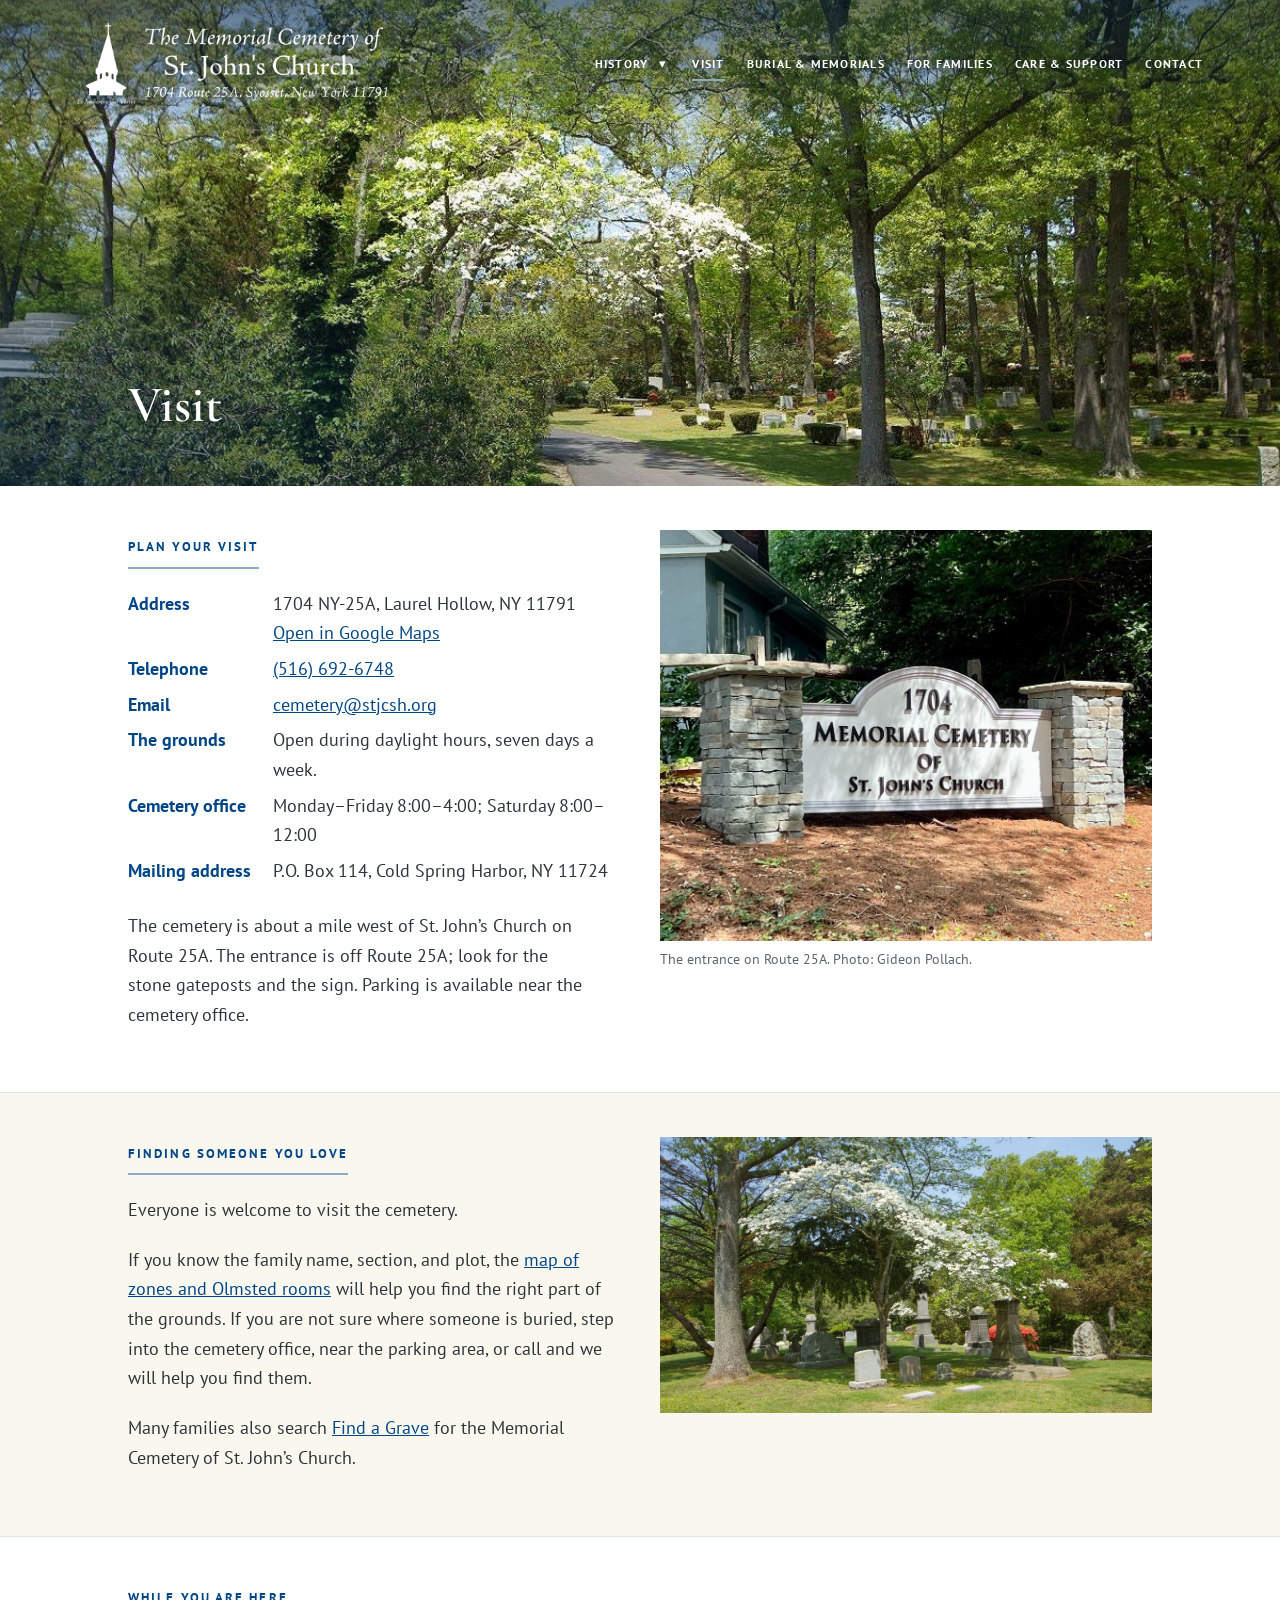
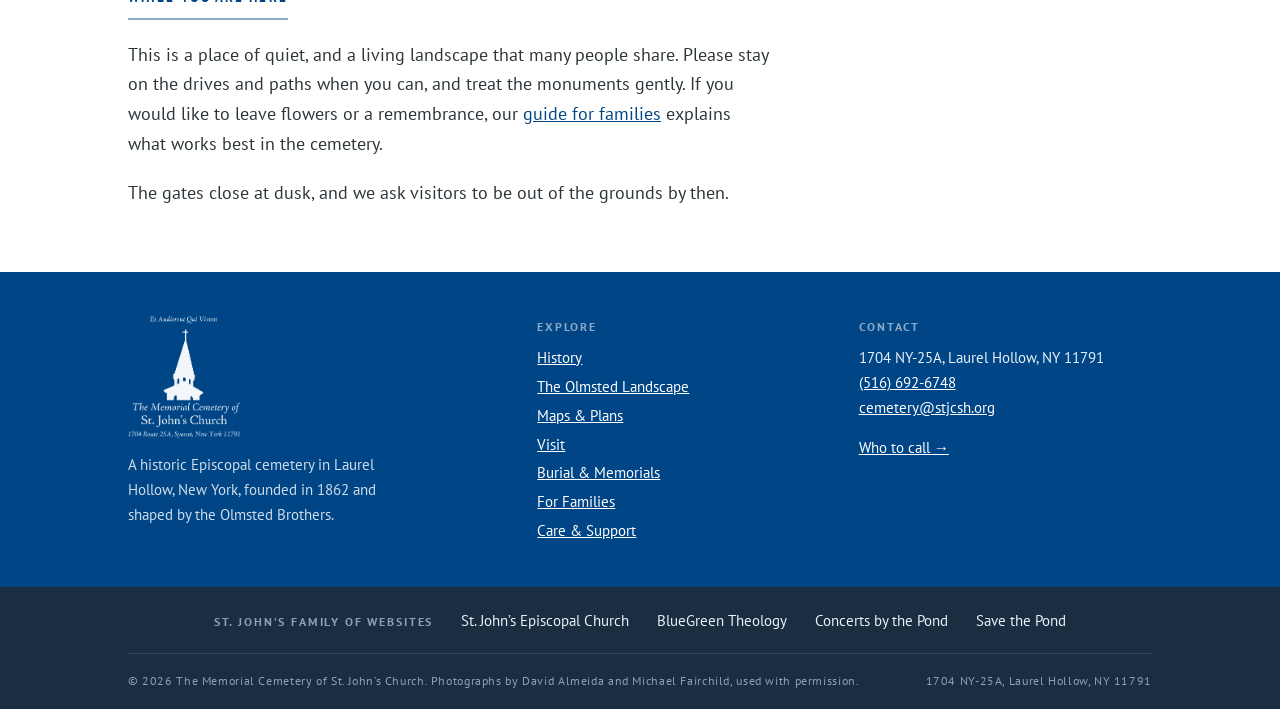
<file: visit/index.html>
<!DOCTYPE html>
<html lang="en">
<head>
<meta charset="utf-8">
<meta name="viewport" content="width=device-width,initial-scale=1">
<title>Visit — The Memorial Cemetery of St. John’s Church</title>
<meta name="description" content="Address, hours, and visiting information for the Memorial Cemetery of St. John&#x27;s Church, 1704 NY-25A, Laurel Hollow, NY.">
<link rel="canonical" href="https://cemetery.stjcsh.org/visit/">
<meta property="og:type" content="website">
<meta property="og:site_name" content="The Memorial Cemetery of St. John’s Church">
<meta property="og:title" content="Visit — The Memorial Cemetery of St. John’s Church">
<meta property="og:description" content="Address, hours, and visiting information for the Memorial Cemetery of St. John&#x27;s Church, 1704 NY-25A, Laurel Hollow, NY.">
<meta property="og:url" content="https://cemetery.stjcsh.org/visit/">
<meta property="og:image" content="https://cemetery.stjcsh.org/assets/og-image.jpg">
<meta property="og:image:width" content="1200"><meta property="og:image:height" content="630">
<meta name="twitter:card" content="summary_large_image">
<link rel="icon" href="/favicon.ico" sizes="any">
<link rel="icon" type="image/png" sizes="32x32" href="/assets/favicon-32.png">
<link rel="icon" type="image/png" sizes="16x16" href="/assets/favicon-16.png">
<link rel="apple-touch-icon" href="/assets/apple-touch-icon.png">
<meta name="theme-color" content="#004687">
<link rel="preconnect" href="https://fonts.googleapis.com">
<link rel="preconnect" href="https://fonts.gstatic.com" crossorigin>
<link href="https://fonts.googleapis.com/css2?family=Cormorant+Garamond:ital,wght@0,400;0,600;0,700;1,400;1,600&family=PT+Sans:wght@400;700&display=swap" rel="stylesheet">
<link rel="stylesheet" href="/assets/site.css">

</head>
<body>
<a class="skip" href="#main">Skip to content</a>
<header class="siteheader"><div class="masthead"><div class="wrap">
<a class="brand" href="/"><img src="/assets/logo-white.png" width="1632" height="441" alt="The Memorial Cemetery of St. John’s Church, Laurel Hollow, New York"></a>
<button type="button" class="menu-toggle" aria-expanded="false" aria-controls="site-nav">Menu</button>
<nav id="site-nav" aria-label="Main"><ul>
<li class="has-dropdown">
<a href="/history/">History</a>
<button type="button" class="dropdown-toggle" aria-expanded="false" aria-controls="history-menu" aria-label="Open History submenu"><span aria-hidden="true">&#9662;</span></button>
<ul class="dropdown" id="history-menu">
<li><a href="/history/">History of the Cemetery</a></li>
<li><a href="/olmsted-landscape/">The Olmsted Landscape</a></li>
<li><a href="/maps/">Maps &amp; Plans</a></li>
</ul></li>
<li><a href="/visit/" aria-current="page">Visit</a></li>
<li><a href="/burial/">Burial &amp; Memorials</a></li>
<li><a href="/families/">For Families</a></li>
<li><a href="/care/">Care &amp; Support</a></li>
<li><a href="/contact/">Contact</a></li>
</ul></nav>
</div></div></header>
<div class="hero subhero" style="background-image:url(/assets/img/dogwood-road.jpg)"><div class="wrap"><h1>Visit</h1></div></div>
<main id="main">

<section><div class="wrap"><div class="split">
<div>
<h2>Plan your visit</h2>
<dl class="facts">
<dt>Address</dt><dd>1704 NY-25A, Laurel Hollow, NY 11791<br><a href="https://www.google.com/maps/search/?api=1&query=1704+NY-25A+Laurel+Hollow+NY+11791">Open in Google Maps</a></dd>
<dt>Telephone</dt><dd><a href="tel:+15166926748">(516) 692-6748</a></dd>
<dt>Email</dt><dd><a href="mailto:cemetery@stjcsh.org">cemetery@stjcsh.org</a></dd>
<dt>The grounds</dt><dd>Open during daylight hours, seven days a week.</dd>
<dt>Cemetery office</dt><dd>Monday&ndash;Friday 8:00&ndash;4:00; Saturday 8:00&ndash;12:00</dd>
<dt>Mailing address</dt><dd>P.O. Box 114, Cold Spring Harbor, NY 11724</dd>
</dl>
<p style="margin-top:1.4em;max-width:46ch">The cemetery is about a mile west of St.&nbsp;John&rsquo;s Church on Route&nbsp;25A. The entrance is off Route&nbsp;25A; look for the stone gateposts and the sign. Parking is available near the cemetery office.</p>
</div>
<figure><img src="/assets/img/entrance-sign.jpg" alt="The entrance sign: 1704, Memorial Cemetery of St. John's Church, between two stone piers" loading="lazy"><figcaption>The entrance on Route 25A. Photo: Gideon Pollach.</figcaption></figure>
</div></div></section>

<section class="warm"><div class="wrap"><div class="split">
<div class="prose">
<h2>Finding someone you love</h2>
<p>Everyone is welcome to visit the cemetery.</p>
<p>If you know the family name, section, and plot, the <a href="/maps/">map of zones and Olmsted rooms</a> will help you find the right part of the grounds. If you are not sure where someone is buried, step into the cemetery office, near the parking area, or call and we will help you find them.</p>
<p>Many families also search <a href="https://www.findagrave.com/">Find a Grave</a> for the Memorial Cemetery of St. John&rsquo;s Church.</p>
</div>
<figure><img src="/assets/img/dogwood-stones.jpg" alt="Gravestones in the sun beneath a flowering dogwood" loading="lazy"></figure>
</div></div></section>

<section><div class="wrap"><div class="prose">
<h2>While you are here</h2>
<p>This is a place of quiet, and a living landscape that many people share. Please stay on the drives and paths when you can, and treat the monuments gently. If you would like to leave flowers or a remembrance, our <a href="/families/">guide for families</a> explains what works best in the cemetery.</p>
<p>The gates close at dusk, and we ask visitors to be out of the grounds by then.</p>
</div></div></section>

</main>
<footer><div class="wrap">
<div class="cols">
<div class="fbrand"><img src="/assets/logo-stacked-white.png" width="550" height="600" alt="The Memorial Cemetery of St. John’s Church" loading="lazy">
<p>A historic Episcopal cemetery in Laurel Hollow, New York, founded in 1862 and shaped by the Olmsted Brothers.</p></div>
<div><h4>Explore</h4><ul>
<li><a href="/history/">History</a></li><li><a href="/olmsted-landscape/">The Olmsted Landscape</a></li><li><a href="/maps/">Maps &amp; Plans</a></li>
<li><a href="/visit/">Visit</a></li><li><a href="/burial/">Burial &amp; Memorials</a></li><li><a href="/families/">For Families</a></li><li><a href="/care/">Care &amp; Support</a></li></ul></div>
<div><h4>Contact</h4><p>1704 NY-25A, Laurel Hollow, NY 11791<br><a href="tel:+15166926748">(516) 692-6748</a><br><a href="mailto:cemetery@stjcsh.org">cemetery@stjcsh.org</a></p>
<p style="margin-top:1em"><a href="/contact/">Who to call &rarr;</a></p></div>
</div></div>
<div class="family"><div class="wrap">
<div class="row"><span class="lbl">St. John&rsquo;s Family of Websites</span>
<a href="https://stjcsh.org">St. John&rsquo;s Episcopal Church</a>
<a href="https://bluegreentheology.org">BlueGreen Theology</a>
<a href="https://concertsbythepond.org">Concerts by the Pond</a>
<a href="https://save-the-pond.org">Save the Pond</a></div>
<div class="fine"><span>&copy; 2026 The Memorial Cemetery of St. John&rsquo;s Church. Photographs by David Almeida and Michael Fairchild, used with permission.</span><span>1704 NY-25A, Laurel Hollow, NY 11791</span></div>
</div></div></footer>
<script src="/assets/nav.js"></script>
</body>
</html>
</file>
<file: assets/site.css>
/* Memorial Cemetery of St. John's Church — shares its palette and type with stjcsh.org */
:root{--blue:#004687;--blue-dark:#003463;--teal:#8CA9C6;--ink:#2C3539;--soft:#5a6570;--rule:#dfe4ea;--warm:#FAF7EF;
--display:"Cormorant Garamond",Georgia,"Times New Roman",serif;--body:"PT Sans","Segoe UI",Helvetica,Arial,sans-serif}
html{-webkit-text-size-adjust:100%}
*{box-sizing:border-box}
body{margin:0;font-family:var(--body);font-size:18px;line-height:1.65;color:var(--ink);background:#fff}
img{max-width:100%;display:block}
a{color:var(--blue)}
a:focus-visible,.button:focus-visible,button:focus-visible{outline:3px solid var(--blue);outline-offset:3px}
.skip{position:absolute;left:-999px;top:0;background:#fff;padding:10px 16px;z-index:20}
.skip:focus{left:8px;top:8px}
.wrap{max-width:1080px;margin:0 auto;padding:0 28px}

/* header */
.siteheader{background:#fff;border-bottom:3px solid var(--teal);position:relative;z-index:10}
.masthead .wrap{display:flex;flex-wrap:wrap;align-items:center;justify-content:space-between;gap:10px 24px;padding-top:12px;padding-bottom:12px}
.brand{display:block;line-height:0;text-decoration:none}
.brand img{height:92px;width:auto;max-width:min(78vw,420px);object-fit:contain}
.menu-toggle{display:none;font:700 .8rem var(--body);letter-spacing:.1em;text-transform:uppercase;background:none;border:1px solid var(--blue);color:var(--blue);padding:9px 14px;cursor:pointer}
nav ul{list-style:none;display:flex;flex-wrap:wrap;gap:6px 22px;margin:0;padding:0}
nav li{position:relative}
nav a{font-family:var(--body);font-weight:700;font-size:.78rem;letter-spacing:.1em;text-transform:uppercase;text-decoration:none;color:var(--blue);padding:6px 0;display:inline-block;border-bottom:2px solid transparent}
nav a:hover,nav a[aria-current=page]{border-bottom-color:var(--teal)}
.has-dropdown>a{margin-right:2px}
.dropdown-toggle{background:none;border:0;color:var(--blue);cursor:pointer;font-size:.8rem;padding:4px 4px}
.dropdown{display:none;position:absolute;left:-14px;top:100%;background:#fff;border:1px solid var(--rule);border-top:3px solid var(--teal);padding:8px 18px;min-width:230px;box-shadow:0 8px 24px rgba(0,30,60,.12);flex-direction:column;gap:2px}
.dropdown li a{padding:8px 0;white-space:nowrap}
.has-dropdown:hover>.dropdown,.has-dropdown.open>.dropdown{display:flex}

/* hero */
.hero{position:relative;min-height:clamp(420px,66svh,720px);display:flex;align-items:flex-end;background-color:var(--blue);background-size:cover;background-position:center 45%}
.hero::after{content:"";position:absolute;inset:0;background:linear-gradient(to top,rgba(0,32,62,.78) 0%,rgba(0,32,62,.38) 38%,rgba(0,32,62,.04) 72%)}
.hero .wrap{position:relative;z-index:1;width:100%;padding-bottom:clamp(30px,6vh,64px)}
.hero h1{font-family:var(--display);font-weight:600;font-size:clamp(2.5rem,6.2vw,4.3rem);line-height:1.04;color:#fff;margin:0 0 .25em;max-width:18ch;text-shadow:0 2px 18px rgba(0,0,0,.4)}
.hero .motto{font-family:var(--display);font-style:italic;color:#eef3f8;font-size:clamp(1.3rem,2.8vw,1.75rem);margin:0 0 1.3em;text-shadow:0 1px 12px rgba(0,0,0,.45)}
/* home hero: text on the right, like stjcsh.org */
.hero:not(.subhero)::after{background:linear-gradient(260deg,rgba(0,32,62,.66),rgba(0,32,62,.34) 52%,rgba(0,32,62,.05)),linear-gradient(to top,rgba(0,32,62,.5) 0%,rgba(0,32,62,0) 45%)}
.hero:not(.subhero) .wrap{max-width:none;margin:0;padding-left:clamp(28px,6vw,110px);padding-right:clamp(28px,6vw,110px);text-align:right}
.hero:not(.subhero) h1{margin-left:auto;max-width:15ch}
.hero:not(.subhero) .motto{margin-left:auto}
.subhero{min-height:clamp(260px,38vh,400px)}
.subhero h1{font-size:clamp(2.1rem,4.8vw,3.2rem);margin:0}
.button{display:inline-block;background:var(--blue);color:#fff;font-family:var(--body);font-weight:700;font-size:.82rem;letter-spacing:.09em;text-transform:uppercase;text-decoration:none;padding:15px 30px;transition:background-color .18s}
.button:hover{background:var(--blue-dark)}
.button.light{background:#fff;color:var(--blue)}
.button.light:hover{background:var(--warm)}

/* content */
section{padding:44px 0}
section+section{border-top:1px solid var(--rule)}
h2{font-family:var(--body);font-weight:700;font-size:.82rem;letter-spacing:.16em;text-transform:uppercase;color:var(--blue);margin:0 0 1.5em;padding-bottom:.7em;border-bottom:2px solid var(--teal);display:inline-block}
h3{font-family:var(--display);font-weight:600;font-size:1.65rem;line-height:1.2;margin:1.6em 0 .35em;color:var(--blue)}
h3:first-child{margin-top:0}
.prose{max-width:64ch}
.prose p{margin:0 0 1.1em}
.lede{font-family:var(--display);font-size:clamp(1.5rem,3vw,2.05rem);line-height:1.35;color:var(--blue);max-width:34ch;margin:0}
.grid{display:grid;grid-template-columns:repeat(auto-fit,minmax(250px,1fr));gap:32px}
.card a.card-link{text-decoration:none;color:inherit;display:block}
.card img{aspect-ratio:3/2;object-fit:cover;width:100%;margin-bottom:14px}
.card .k{font-family:var(--display);font-weight:600;font-size:1.7rem;line-height:1.12;color:var(--blue);margin:0 0 .15em}
.card p{margin:0;color:var(--soft)}
.card a.card-link:hover .k{text-decoration:underline}
.warm{background:var(--warm)}
.split{display:grid;grid-template-columns:minmax(0,1fr) minmax(0,1fr);gap:40px;align-items:start}
.split img{width:100%;height:auto}
figure{margin:0}
figcaption{font-size:.9rem;color:var(--soft);margin-top:8px;line-height:1.45}
.facts{display:grid;grid-template-columns:auto 1fr;gap:6px 22px;max-width:60ch;margin:0}
.facts dt{font-weight:700;color:var(--blue)}
.facts dd{margin:0}
.timeline{list-style:none;margin:0;padding:0;max-width:64ch}
.timeline li{display:grid;grid-template-columns:5.2rem 1fr;gap:4px 18px;padding:14px 0;border-top:1px solid var(--rule)}
.timeline li:first-child{border-top:0}
.timeline .yr{font-family:var(--display);font-weight:600;font-size:1.5rem;color:var(--blue);line-height:1.2}
.rooms{columns:2 260px;column-gap:40px;max-width:70ch;padding-left:1.1em;margin:0}
.rooms li{margin-bottom:.35em;break-inside:avoid}
.areas{display:grid;grid-template-columns:repeat(auto-fit,minmax(250px,1fr));gap:26px}
.area{border-left:8px solid var(--teal);padding-left:18px}
.area.a1{border-color:#6aa65a}.area.a2{border-color:#f2b84b}.area.a3{border-color:#b9d36a}.area.a4{border-color:#c9a8e8}
.area h3{margin-top:0}
.area p{margin:.2em 0 0}
.mapgrid{display:grid;grid-template-columns:repeat(auto-fill,minmax(300px,1fr));gap:34px}
.mapgrid img{width:100%;height:auto;border:1px solid var(--rule);background:#fff}
.mapgrid a{display:block}
.note{background:var(--warm);border-left:4px solid var(--teal);padding:16px 20px;max-width:64ch;margin:0 0 1.4em}
.note p{margin:0}
.people{display:grid;grid-template-columns:repeat(auto-fit,minmax(230px,1fr));gap:26px;margin:0;padding:0;list-style:none}
.people .nm{font-family:var(--display);font-weight:600;font-size:1.5rem;color:var(--blue);line-height:1.15}
.people .rl{color:var(--soft)}
.confirm{background:#fff3b0;padding:0 .25em;border-radius:2px}
.draftbanner{background:#fff3b0;border:1px solid #e3cf5e;padding:14px 18px;max-width:64ch;margin:0 0 1.6em}

/* footer */
footer{background:var(--blue);color:#eaf1f8;padding:40px 0 30px;font-size:.95rem;margin-top:0}
footer a{color:#fff}
footer .cols{display:grid;grid-template-columns:repeat(auto-fit,minmax(220px,1fr));gap:28px}
footer h4{font-family:var(--body);font-size:.78rem;letter-spacing:.14em;text-transform:uppercase;margin:0 0 .7em;color:var(--teal)}
footer p,footer ul{margin:0}
footer ul{list-style:none;padding:0}
footer li{margin:.25em 0}


@media (max-width:860px){
 .menu-toggle{display:inline-block}
 nav{width:100%}
 nav ul{display:none;flex-direction:column;gap:0;padding:6px 0 10px}
 nav.open ul{display:flex}
 nav li{border-top:1px solid var(--rule)}
 nav a{padding:12px 0;font-size:.82rem}
 .dropdown{position:static;border:0;box-shadow:none;padding:0 0 6px 16px;min-width:0}
 .has-dropdown:hover>.dropdown{display:none}
 .has-dropdown.open>.dropdown{display:flex}
 .split{grid-template-columns:1fr}
 .timeline li{grid-template-columns:1fr}
}
@media print{.siteheader nav,.menu-toggle,.hero::after{display:none}.hero{min-height:0}}

/* header floats over the hero photo, like stjcsh.org */
.siteheader{position:absolute;top:0;left:0;right:0;background:transparent;border-bottom:0}
.siteheader.solid{position:relative;background:var(--blue)}
.siteheader::before{content:"";position:absolute;inset:0 0 -40px 0;background:linear-gradient(to bottom,rgba(0,24,48,.62) 0%,rgba(0,24,48,.34) 55%,rgba(0,24,48,0) 100%);pointer-events:none;z-index:-1}
.siteheader.solid::before{display:none}
.brand{filter:drop-shadow(0 2px 10px rgba(0,20,40,.6))}
.brand img{height:84px}
nav>ul>li>a{color:#fff;text-shadow:0 1px 8px rgba(0,20,40,.65)}
nav>ul>li>a:hover,nav>ul>li>a[aria-current=page]{border-bottom-color:var(--teal)}
.dropdown-toggle{color:#fff;text-shadow:0 1px 8px rgba(0,20,40,.65)}
.dropdown li a{color:var(--blue);text-shadow:none}
.hero{min-height:clamp(560px,88svh,980px);padding-top:130px}
.subhero{min-height:clamp(400px,54vh,600px)}
.hero::after{background:linear-gradient(to top,rgba(0,32,62,.72) 0%,rgba(0,32,62,.3) 36%,rgba(0,32,62,0) 66%)}
.hero:not(.subhero)::after{background:linear-gradient(260deg,rgba(0,32,62,.62),rgba(0,32,62,.3) 52%,rgba(0,32,62,.03)),linear-gradient(to top,rgba(0,32,62,.45) 0%,rgba(0,32,62,0) 45%)}
@media (max-width:860px){
 .brand img{height:68px}
 nav ul{background:rgba(0,36,72,.96);padding:4px 16px 10px;margin-top:6px}
 nav li{border-top:1px solid rgba(255,255,255,.2)}
 nav>ul>li>a{display:block}
 .dropdown{background:transparent}
 .dropdown li a{color:#fff}
 .has-dropdown{display:flex;flex-wrap:wrap;align-items:center;justify-content:space-between}
 .has-dropdown .dropdown{flex-basis:100%}
 .menu-toggle{color:#fff;border-color:#fff;background:rgba(0,24,48,.35)}
 .dropdown-toggle{display:none}
 .hero{min-height:clamp(520px,80svh,760px)}
 .subhero{min-height:clamp(380px,52vh,520px)}
}

/* home hero in the style of the Pond Alliance site: eyebrow, italic accent, pill buttons */
.hero:not(.subhero)::after{background:linear-gradient(90deg,rgba(0,74,140,.30) 0%,rgba(0,40,84,.50) 52%,rgba(0,30,60,.66) 100%),linear-gradient(to top,rgba(0,30,60,.5) 0%,rgba(0,30,60,0) 46%)}
.hero:not(.subhero) .wrap{display:flex;justify-content:flex-end;text-align:left;padding-bottom:clamp(40px,8vh,90px)}
.hero-block{width:min(560px,46vw);min-width:300px}
.eyebrow{font:700 .74rem var(--body);letter-spacing:.22em;text-transform:uppercase;color:#eaf1f8;margin:0 0 1.1em;text-shadow:0 1px 10px rgba(0,20,40,.6)}
.hero:not(.subhero) h1{margin:0 0 .12em;max-width:none;font-size:clamp(2.4rem,5vw,3.9rem);line-height:1.04}
.hero h1 em{display:block;font-style:italic;font-weight:400;color:var(--teal)}
.hero:not(.subhero) .motto{margin:.1em 0 1em;font-size:clamp(1.15rem,2.2vw,1.45rem)}
.hero-lede{font-size:1.02rem;line-height:1.6;color:#f2f6fa;max-width:46ch;margin:0 0 1.6em;text-shadow:0 1px 10px rgba(0,20,40,.55)}
.hero-actions{display:flex;flex-wrap:wrap;gap:12px}
.pill{display:inline-block;border-radius:999px;font:700 .86rem var(--body);letter-spacing:.03em;text-decoration:none;padding:14px 28px;transition:background-color .18s,color .18s}
.pill.solid{background:#fff;color:var(--blue)}
.pill.solid:hover{background:var(--warm)}
.pill.ghost{border:1px solid rgba(255,255,255,.75);color:#fff}
.pill.ghost:hover{background:rgba(255,255,255,.14)}
@media (max-width:860px){.hero-block{width:100%;min-width:0}.hero:not(.subhero) .wrap{justify-content:flex-start}}

/* footer: logo column, and the family-of-websites bar */
footer{padding:44px 0 36px}
footer .cols{grid-template-columns:1.3fr 1fr 1fr}
.fbrand img{width:112px;height:auto;margin-bottom:14px;opacity:.95}
.fbrand p{max-width:34ch;color:#cfdcea}
@media (max-width:760px){footer .cols{grid-template-columns:1fr}}
.family{background:#1b2d40;color:#8d9fb2;padding:22px 0 18px;font-size:.92rem}
.family .row{display:flex;flex-wrap:wrap;justify-content:center;align-items:center;gap:10px 28px}
.family .lbl{font:700 .72rem var(--body);letter-spacing:.16em;text-transform:uppercase;color:#8d9fb2}
.family a{color:#eaf1f8;text-decoration:none}
.family a:hover{text-decoration:underline}
.family .fine{display:flex;justify-content:space-between;flex-wrap:wrap;gap:6px 24px;margin-top:20px;padding-top:16px;border-top:1px solid rgba(255,255,255,.12);font-size:.78rem;letter-spacing:.05em;color:#8d9fb2}

/* spacing fixes */
.masthead .wrap{padding-top:22px;padding-bottom:14px}
footer{padding:44px 0 0}
footer>.wrap{padding-bottom:40px}
@media (max-width:860px){.masthead .wrap{padding-top:16px}}

/* header spans full width so the logo sits at the left edge, matching the hero's side margins */
.masthead .wrap{max-width:none;padding-left:clamp(28px,6vw,110px);padding-right:clamp(28px,6vw,110px)}
@media (max-width:860px){.masthead .wrap{padding-left:20px;padding-right:20px}}

/* interior pages: lighter, more targeted shading so the photographs show.
   A soft band behind the logo and menu, and a small pool of shade behind the page title. */
.siteheader:has(+ .subhero)::before{inset:0 0 -10px 0;background:linear-gradient(to bottom,rgba(0,24,48,.5) 0%,rgba(0,24,48,.26) 60%,rgba(0,24,48,0) 100%)}
.subhero::after{background:radial-gradient(ellipse 70% 90% at 0% 100%,rgba(0,32,62,.6) 0%,rgba(0,32,62,.3) 45%,rgba(0,32,62,0) 75%)}
.subhero h1{text-shadow:0 2px 14px rgba(0,16,34,.65)}

/* home hero: lighter shading, text aligned to the right edge */
.hero:not(.subhero)::after{background:linear-gradient(90deg,rgba(0,30,60,0) 0%,rgba(0,30,60,.16) 50%,rgba(0,30,60,.42) 100%),linear-gradient(to top,rgba(0,30,60,.3) 0%,rgba(0,30,60,0) 40%)}
.hero:not(.subhero) .wrap{text-align:right}
.hero-block{margin-left:auto}
.hero-lede{margin-left:auto}
.hero-actions{justify-content:flex-end}
.hero:not(.subhero) h1,.hero-lede,.eyebrow,.hero:not(.subhero) .motto{text-shadow:0 2px 16px rgba(0,16,34,.7),0 0 3px rgba(0,16,34,.35)}
.hero:not(.subhero) .motto{margin-left:auto}
</file>
